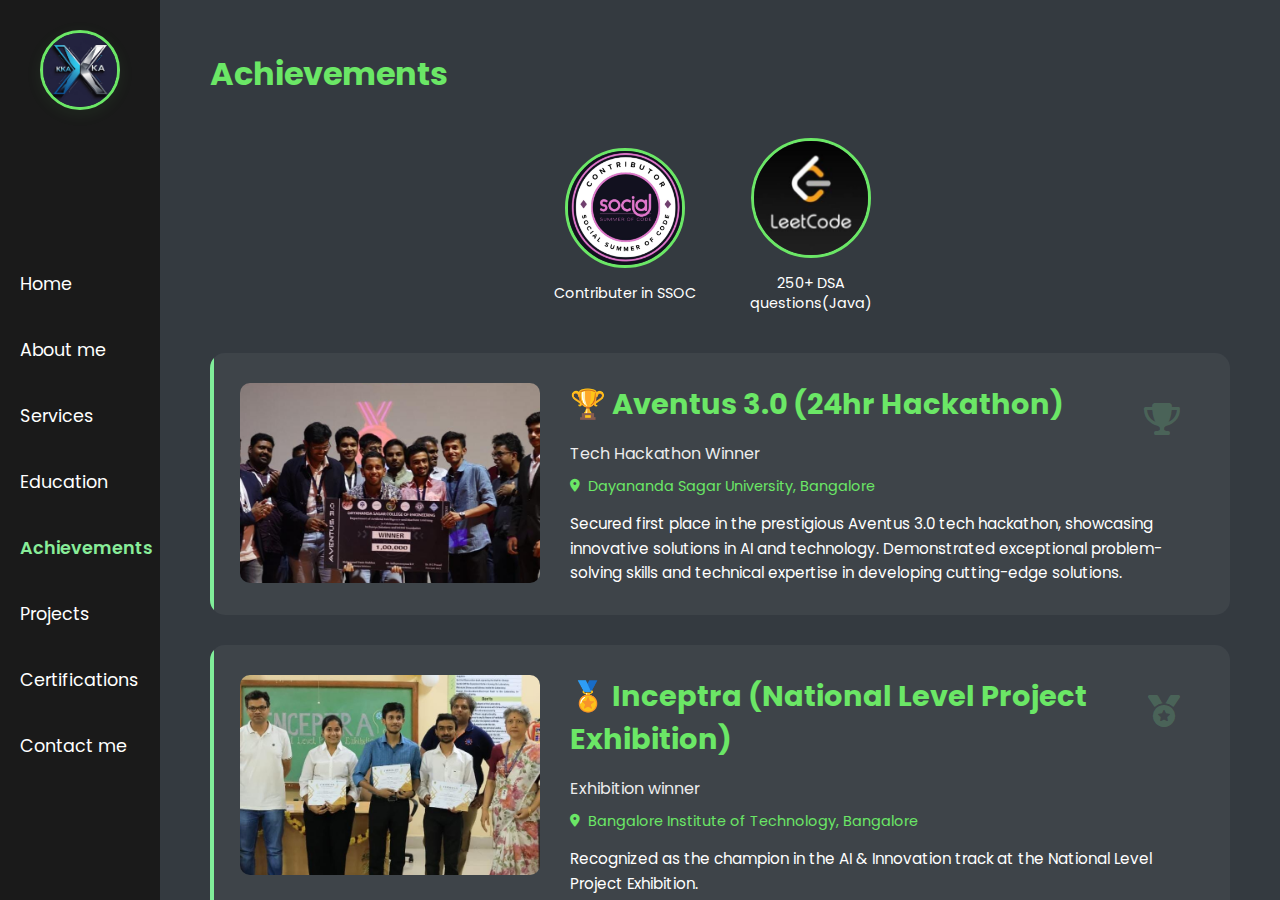
<file: achievements.html>
<!DOCTYPE html>
<html lang="en">
<head>
    <meta charset="UTF-8">
    <meta name="viewport" content="width=device-width, initial-scale=1.0">
    <link rel="stylesheet" href="https://cdnjs.cloudflare.com/ajax/libs/font-awesome/6.5.2/css/all.min.css">
    <link rel="stylesheet" href="style.css">
    <link rel="stylesheet" href="loader.css">
    <script defer src="main.js"></script>
    <script defer src="loader.js"></script>
    <title>Achievements | Keshav Kumar Agrawal</title>
    <link rel="preconnect" href="https://fonts.googleapis.com">
<link rel="preconnect" href="https://fonts.gstatic.com" crossorigin>
    <link href="https://fonts.googleapis.com/css2?family=Poppins:ital,wght@0,100;0,200;0,300;0,400;0,500;0,600;0,700;0,800;0,900;1,100;1,200;1,300;1,400;1,500;1,600;1,700;1,800;1,900&display=swap" rel="stylesheet">
</head>
<body>
    <div class="main-overlay"></div>
    <button class="hamburger-menu">
        <i class="fas fa-bars"></i>
        <i class="fas fa-times"></i>
    </button>
    
    <div id="loader-overlay" class="loader-overlay"></div>

    <main>
        <aside>
            <div class="sidebar-logo">
                <img src="images/mylogo.jpg" alt="Keshav Kumar Agrawal Logo">
            </div>
            <ul class="Links">
                <li><a href="index.html">Home</a></li>
                <li><a href="about.html">About me</a></li>
                <li><a href="services.html">Services</a></li>
                <li><a href="education.html">Education</a></li>
                <li><a href="achievements.html">Achievements</a></li>
                <li><a href="projects.html">Projects</a></li>
                <li><a href="certifications.html">Certifications</a></li>
                <li><a href="contact.html">Contact me</a></li>
            </ul>
        </aside>
        <div class="scrollable-container achievements-container">
            <h1 class="heading">Achievements</h1>
            
            <!-- Profile Pictures Section -->
            <div class="profile-pictures-section">
                <div class="profile-circle">
                    <img src="images/ssoc.jpg" alt="Profile 1">
                    <p class="profile-description">Contributer in SSOC</p>
                </div>
                <div class="profile-circle">
                    <img src="images/dsa.jpg" alt="Profile 2">
                    <p class="profile-description">250+ DSA questions(Java)</p>
                </div>
                <!-- <div class="profile-circle">
                    <img src="images/path_to_profile_image3.jpg" alt="Profile 3">
                    <p class="profile-description">Small achievement description 3</p>
                </div>
                <div class="profile-circle">
                    <img src="images/path_to_profile_image4.jpg" alt="Profile 4">
                    <p class="profile-description">Small achievement description 4</p>
                </div> -->
            </div>
            
            <div class="achievements-content">
            <div class="achievement-card">
                <img src="images/aven.jpg" alt="Aventus 3.0" class="achievement-image">
                <div class="achievement-content">
                    <i class="fas fa-trophy achievement-icon"></i>
                    <h3>🏆 Aventus 3.0 (24hr Hackathon)</h3>
                    <p class="achievement-subtitle">Tech Hackathon Winner</p>
                    <p class="achievement-location"><i class="fas fa-map-marker-alt"></i> Dayananda Sagar University, Bangalore</p>
                    <p class="achievement-description">
                        Secured first place in the prestigious Aventus 3.0 tech hackathon, showcasing innovative solutions in AI and technology. Demonstrated exceptional problem-solving skills and technical expertise in developing cutting-edge solutions.
                    </p>
                </div>
            </div>

            <div class="achievement-card">
                <img src="images/incep.jpg" alt="National Level Project Exhibition" class="achievement-image">
                <div class="achievement-content">
                    <i class="fas fa-medal achievement-icon"></i>
                    <h3>🏅 Inceptra (National Level Project Exhibition)</h3>
                    <p class="achievement-subtitle">Exhibition winner</p>
                    <p class="achievement-location"><i class="fas fa-map-marker-alt"></i> Bangalore Institute of Technology, Bangalore</p>
                    <p class="achievement-description">
                        Recognized as the champion in the AI & Innovation track at the National Level Project Exhibition.
                    </p>
                </div>
            </div>

            <div class="achievement-card">
                <img src="images/bookp.jpg" alt="IDEAVERSE" class="achievement-image">
                <div class="achievement-content">
                    <i class="fas fa-trophy achievement-icon"></i>
                    <h3>🏆 Book review competition</h3>
                    <p class="achievement-subtitle">Runner Up</p>
                    <p class="achievement-location"><i class="fas fa-map-marker-alt"></i> Bangalore Institute of Technology, Bangalore</p>
                    <p class="achievement-description">
                        Won 2nd prize in book review competition,on the ocassion of National Book Reading Day
                    </p>
                </div>
                
            </div>

            <div class="achievement-card">
                <img src="images/iot_win.jpg" alt="National Level Project Exhibition" class="achievement-image">
                <div class="achievement-content">
                    <i class="fas fa-medal achievement-icon"></i>
                    <h3>🏅 IOT Project Exhibition</h3>
                    <p class="achievement-subtitle">Innovation Track Champion</p>
                    <p class="achievement-location"><i class="fas fa-map-marker-alt"></i> Bangalore Institute of Technology, Bangalore</p>
                    <p class="achievement-description">
                        Recognized as the champion in the Innovation track at the IOT Project Exhibition.
                    </p>
                </div>
            </div>

            <div class="achievement-card">
                <img src="images/idea.jpg" alt="IDEAVERSE" class="achievement-image">
                <div class="achievement-content">
                    <i class="fas fa-trophy achievement-icon"></i>
                    <h3>🏆 IDEAVERSE (Ideathon)</h3>
                    <p class="achievement-subtitle">Among the top finalists</p>
                    <p class="achievement-location"><i class="fas fa-map-marker-alt"></i> Bangalore Institute of Technology, Bangalore</p>
                    <p class="achievement-description">
                        Among the top finalists in IDEAVERSE, a prestigious competition organized by the CSE department at Bangalore Institute of Technology. 
                    </p>
                </div>
                
            </div>
            <div class="achievement-card">
                <img src="images/cbc.jpg" alt="IDEAVERSE" class="achievement-image">
                <div class="achievement-content">
                    <i class="fas fa-trophy achievement-icon"></i>
                    <h3>🏆 CODE BREAKERS CHALLENGE (24hr Hackathon)</h3>
                    <p class="achievement-subtitle">Among the top finalists</p>
                    <p class="achievement-location"><i class="fas fa-map-marker-alt"></i> Global Academy of Technology, Bangalore</p>
                    <p class="achievement-description">
                        Were in the top finalists and secured 1st in our track(agriculture)
                    </p>
                </div>
                
            </div>
            </div>
        </div>
    </main>

</body>
</html>
</file>
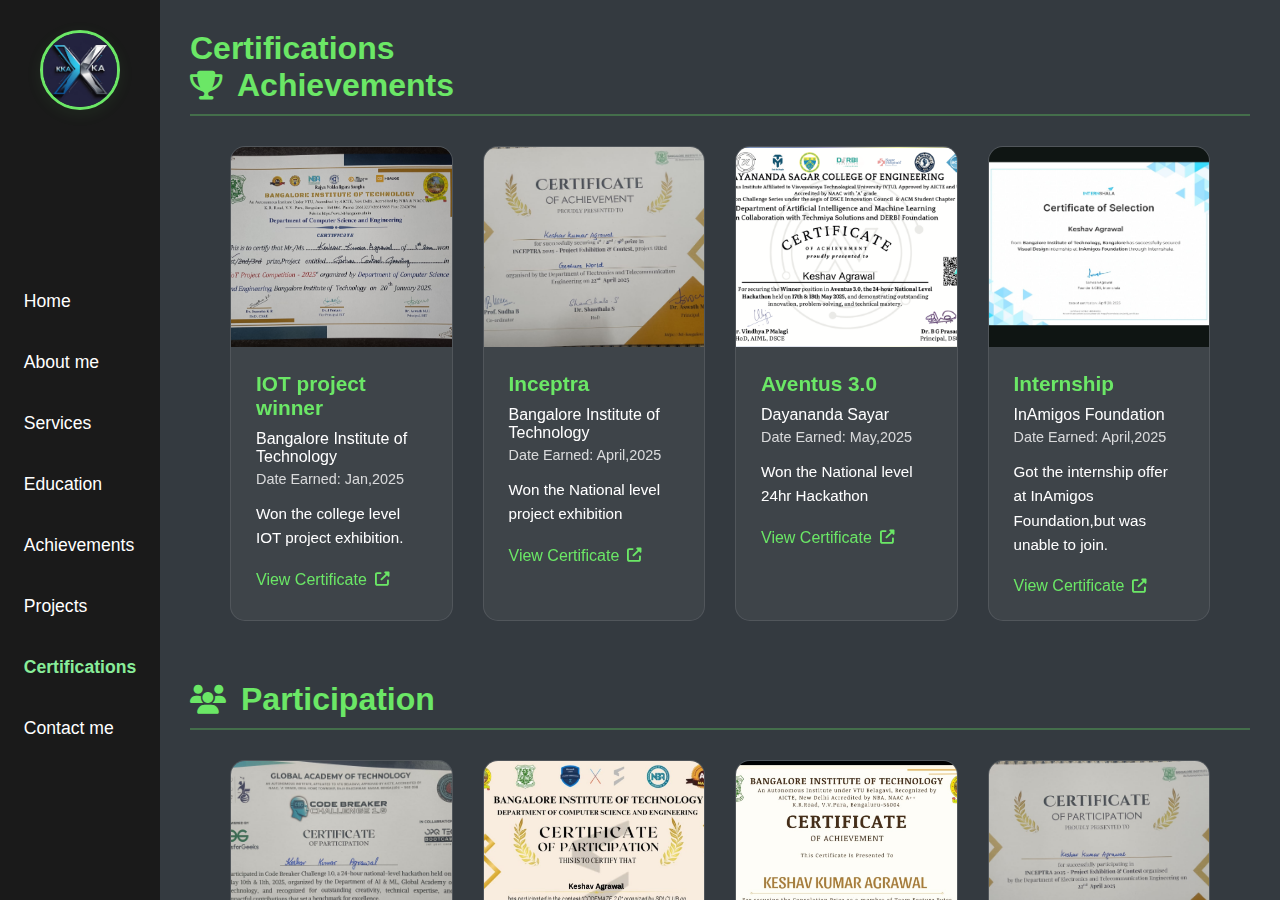
<file: certifications.html>
<!DOCTYPE html>
<html lang="en">
<head>
    <meta charset="UTF-8">
    <meta name="viewport" content="width=device-width, initial-scale=1.0">
    <link rel="stylesheet" href="https://cdnjs.cloudflare.com/ajax/libs/font-awesome/6.5.2/css/all.min.css">
    <link rel="stylesheet" href="style.css">
    <link rel="stylesheet" href="loader.css">
    <title>Certifications | Keshav Kumar Agrawal</title>
    <script defer src="main.js"></script>
    <script defer src="loader.js"></script>
</head>
<body>
    <div class="main-overlay"></div>
    <button class="hamburger-menu">
        <i class="fas fa-bars"></i>
        <i class="fas fa-times"></i>
    </button>
    
    <div id="loader-overlay" class="loader-overlay"></div>

    <main>
        <aside>
            <div class="sidebar-logo">
                <img src="images/mylogo.jpg" alt="Keshav Kumar Agrawal Logo">
            </div>
            <ul class="Links">
                <li><a href="index.html">Home</a></li>
                <li><a href="about.html">About me</a></li>
                <li><a href="services.html">Services</a></li>
                <li><a href="education.html">Education</a></li>
                <li><a href="achievements.html">Achievements</a></li>
                <li><a href="projects.html">Projects</a></li>
                <li><a href="certifications.html">Certifications</a></li>
                <li><a href="contact.html">Contact me</a></li>
            </ul>
        </aside>
        <div class="scrollable-container certifications-container">
            <h1 class="heading">Certifications</h1>
            
            <!-- Achievements Section -->
            <div class="certification-section">
                <h2 class="section-title"><i class="fas fa-trophy"></i> Achievements</h2>
                <div class="certifications-content">
                    <div class="certification-card">
                        <div class="certification-image">
                            <img src="images/iot.jpg" alt="Achievement Name">
                        </div>
                        <div class="certification-details">
                            <h3>IOT project winner</h3>
                            <p class="certification-issuer">Bangalore Institute of Technology</p>
                            <p class="certification-date">Date Earned: Jan,2025</p>
                            <p class="certification-description">
                                Won the college level IOT project exhibition.
                            </p>
                            <a href="images/iot.jpg" class="view-certificate" target="_blank">
                                View Certificate <i class="fas fa-external-link-alt"></i>
                            </a>
                        </div>
                    </div>
                    <div class="certification-card">
                        <div class="certification-image">
                            <img src="images/incpw.jpg" alt="Achievement Name">
                        </div>
                        <div class="certification-details">
                            <h3>Inceptra</h3>
                            <p class="certification-issuer">Bangalore Institute of Technology</p>
                            <p class="certification-date">Date Earned: April,2025</p>
                            <p class="certification-description">
                                Won the National level project exhibition
                            </p>
                            <a href="images/incpw.jpg" class="view-certificate" target="_blank">
                                View Certificate <i class="fas fa-external-link-alt"></i>
                            </a>
                        </div>
                    </div>
                    <div class="certification-card">
                        <div class="certification-image">
                            <img src="images/aventusc.jpg" alt="Achievement Name">
                        </div>
                        <div class="certification-details">
                            <h3>Aventus 3.0</h3>
                            <p class="certification-issuer">Dayananda Sayar</p>
                            <p class="certification-date">Date Earned: May,2025</p>
                            <p class="certification-description">
                                Won the National level 24hr Hackathon
                            </p>
                            <a href="images/aventusc.jpg" class="view-certificate" target="_blank">
                                View Certificate <i class="fas fa-external-link-alt"></i>
                            </a>
                        </div>
                    </div>
                    <!-- <div class="certification-card">
                        <div class="certification-image">
                            <img src="images/bookc.jpg" alt="Achievement Name">
                        </div>
                        <div class="certification-details">
                            <h3>Book Review competition</h3>
                            <p class="certification-issuer">Bangalore Institute of Technology</p>
                            <p class="certification-date">Date Earned: June,2025</p>
                            <p class="certification-description">
                                Won 2nd on reviewing the book "48 laws of power"
                            </p>
                            <a href="images/bookc.jpg" class="view-certificate" target="_blank">
                                View Certificate <i class="fas fa-external-link-alt"></i>
                            </a>
                        </div>
                    </div> -->
                    <div class="certification-card">
                        <div class="certification-image">
                            <img src="images/intern.jpg" alt="Achievement Name">
                        </div>
                        <div class="certification-details">
                            <h3>Internship</h3>
                            <p class="certification-issuer">InAmigos Foundation</p>
                            <p class="certification-date">Date Earned: April,2025</p>
                            <p class="certification-description">
                                Got the internship offer at InAmigos Foundation,but was unable to join.
                            </p>
                            <a href="images/intern.jpg" class="view-certificate" target="_blank">
                                View Certificate <i class="fas fa-external-link-alt"></i>
                            </a>
                        </div>
                    </div>
                </div>
            </div>

            <!-- Participation Section -->
            <div class="certification-section">
                <h2 class="section-title"><i class="fas fa-users"></i> Participation</h2>
                <div class="certifications-content">
                    <div class="certification-card">
                        <div class="certification-image">
                            <img src="images/cbcc.jpg" alt="Participation Name">
                        </div>
                        <div class="certification-details">
                            <h3>Code Breakers Challenger (24hr Hackathon)</h3>
                            <p class="certification-issuer">Global Academy of Technology</p>
                            <p class="certification-date">Date: May,2025</p>
                            <p class="certification-description">
                                Participated in 24hr Hackathonand were 1st in our own track
                            </p>
                            <a href="images/cbcc.jpg" class="view-certificate" target="_blank">
                                View Certificate <i class="fas fa-external-link-alt"></i>
                            </a>
                        </div>
                    </div>
                    <div class="certification-card">
                        <div class="certification-image">
                            <img src="images/codemaze.jpg" alt="Participation Name">
                        </div>
                        <div class="certification-details">
                            <h3>Code Maze 2.0</h3>
                            <p class="certification-issuer">Bangalore Institute of Technology</p>
                            <p class="certification-date">Date: Nov,2024</p>
                            <p class="certification-description">
                                A 3 round coding competition
                            </p>
                            <a href="images/codemaze.jpg" class="view-certificate" target="_blank">
                                View Certificate <i class="fas fa-external-link-alt"></i>
                            </a>
                        </div>
                    </div>
                    <div class="certification-card">
                        <div class="certification-image">
                            <img src="images/ideac.jpg" alt="Participation Name">
                        </div>
                        <div class="certification-details">
                            <h3>Ideaverse</h3>
                            <p class="certification-issuer">Bangalore Institute of Technology</p>
                            <p class="certification-date">Date: April,2025</p>
                            <p class="certification-description">
                                Participated and was in the top finalist of Idea pitching competition
                            </p>
                            <a href="images/ideac.jpg" class="view-certificate" target="_blank">
                                View Certificate <i class="fas fa-external-link-alt"></i>
                            </a>
                        </div>
                    </div>
                    <div class="certification-card">
                        <div class="certification-image">
                            <img src="images/incpp.jpg" alt="Participation Name">
                        </div>
                        <div class="certification-details">
                            <h3>Inceptra</h3>
                            <p class="certification-issuer">Bangalore Institute of Technology</p>
                            <p class="certification-date">Date: April,2025</p>
                            <p class="certification-description">
                                National level project exhibition
                            </p>
                            <a href="images/incpp.jpg" class="view-certificate" target="_blank">
                                View Certificate <i class="fas fa-external-link-alt"></i>
                            </a>
                        </div>
                    </div>
                    <div class="certification-card">
                        <div class="certification-image">
                            <img src="images/maths.jpg" alt="Participation Name">
                        </div>
                        <div class="certification-details">
                            <h3>Maths Project exhibitoin</h3>
                            <p class="certification-issuer">Bangalore Institute of Technology</p>
                            <p class="certification-date">Date: Dec,2024</p>
                            <p class="certification-description">
                                Participated in maths project exhibition
                            </p>
                            <a href="images/maths.jpg" class="view-certificate" target="_blank">
                                View Certificate <i class="fas fa-external-link-alt"></i>
                            </a>
                        </div>
                    </div>
                    <div class="certification-card">
                        <div class="certification-image">
                            <img src="images/naukri.jpg" alt="Participation Name">
                        </div>
                        <div class="certification-details">
                            <h3>AINCAT 2025</h3>
                            <p class="certification-issuer">Naukri Campus</p>
                            <p class="certification-date">Date: May,2025</p>
                            <p class="certification-description">
                                Apptitude test (AINCAT)
                            </p>
                            <a href="images/naukri.jpg" class="view-certificate" target="_blank">
                                View Certificate <i class="fas fa-external-link-alt"></i>
                            </a>
                        </div>
                    </div>
                    <div class="certification-card">
                        <div class="certification-image">
                            <img src="images/rot.jpg" alt="Participation Name">
                        </div>
                        <div class="certification-details">
                            <h3>Event Volunteer</h3>
                            <p class="certification-issuer">Bangalore Institute of Technology</p>
                            <p class="certification-date">Date: Dec,2024</p>
                            <p class="certification-description">
                                Volunteed a national level competitionfor primar school students held at BIT,bangalore
                            </p>
                            <a href="images/rot.jpg" class="view-certificate" target="_blank">
                                View Certificate <i class="fas fa-external-link-alt"></i>
                            </a>
                        </div>
                    </div>
                    <div class="certification-card">
                        <div class="certification-image">
                            <img src="images/vlsi.jpg" alt="Participation Name">
                        </div>
                        <div class="certification-details">
                            <h3>VLSI session</h3>
                            <p class="certification-issuer">IEEE BIT SB</p>
                            <p class="certification-date">Date: Nov,2024</p>
                            <p class="certification-description">
                                Attended a VLSI session, held by IEEE student branch at BIT
                            </p>
                            <a href="images/vlsi.jpg" class="view-certificate" target="_blank">
                                View Certificate <i class="fas fa-external-link-alt"></i>
                            </a>
                        </div>
                    </div>
                    <div class="certification-card">
                        <div class="certification-image">
                            <img src="images/avenp.jpg" alt="Participation Name">
                        </div>
                        <div class="certification-details">
                            <h3>Aventus 3.0</h3>
                            <p class="certification-issuer">Dayananda Sagar University</p>
                            <p class="certification-date">Date: May,2025</p>
                            <p class="certification-description">
                                Participated and won Aventus 3.0, a 24hr Hackathon
                            </p>
                            <a href="images/avenp.jpg" class="view-certificate" target="_blank">
                                View Certificate <i class="fas fa-external-link-alt"></i>
                            </a>
                        </div>
                    </div>
                    <!-- <div class="certification-card">
                        <div class="certification-image">
                            <img src="images/vlsi.jpg" alt="Participation Name">
                        </div>
                        <div class="certification-details">
                            <h3>RV</h3>
                            <p class="certification-issuer">IEEE BIT SB</p>
                            <p class="certification-date">Date: Nov,2024</p>
                            <p class="certification-description">
                                Attended a VLSI session, held by IEEE student branch at BIT
                            </p>
                            <a href="images/vlsi.jpg" class="view-certificate" target="_blank">
                                View Certificate <i class="fas fa-external-link-alt"></i>
                            </a>
                        </div>
                    </div> -->
                    <div class="certification-card">
                        <div class="certification-image">
                            <img src="images/road.jpg" alt="Participation Name">
                        </div>
                        <div class="certification-details">
                            <h3>Road Safety Hackathon</h3>
                            <p class="certification-issuer">HOAI and NHAI</p>
                            <p class="certification-date">Date: Feb,2025</p>
                            <p class="certification-description">
                                Participated in National Road Safe Hackathon
                            </p>
                            <a href="images/road.jpg" class="view-certificate" target="_blank">
                                View Certificate <i class="fas fa-external-link-alt"></i>
                            </a>
                        </div>
                    </div>
                </div>
            </div>

            <!-- Courses Section -->
            <div class="certification-section">
                <h2 class="section-title"><i class="fas fa-graduation-cap"></i> Courses</h2>
                <div class="certifications-content">
                    <div class="certification-card">
                        <div class="certification-image">
                            <img src="images/api.jpg" alt="Course Name">
                        </div>
                        <div class="certification-details">
                            <h3>Web scraping</h3>
                            <p class="certification-issuer">SkillEcted</p>
                            <p class="certification-date">Completed: Dec,2024</p>
                            <p class="certification-description">
                                Creating own APIs and web scraping
                            </p>
                            <a href="images/api.jpg" class="view-certificate" target="_blank">
                                View Certificate <i class="fas fa-external-link-alt"></i>
                            </a>
                        </div>
                    </div>
                    <div class="certification-card">
                        <div class="certification-image">
                            <img src="images/c.jpg" alt="Course Name">
                        </div>
                        <div class="certification-details">
                            <h3>C programming Language</h3>
                            <p class="certification-issuer">Infosys Springboard</p>
                            <p class="certification-date">Completed: Dec,2024</p>
                            <p class="certification-description">
                                Certification in C programming Language
                            </p>
                            <a href="images/c.jpg" class="view-certificate" target="_blank">
                                View Certificate <i class="fas fa-external-link-alt"></i>
                            </a>
                        </div>
                    </div>
                    <div class="certification-card">
                        <div class="certification-image">
                            <img src="images/design_thinking.jpg" alt="Course Name">
                        </div>
                        <div class="certification-details">
                            <h3>Design thinking</h3>
                            <p class="certification-issuer">Infosys Springboard</p>
                            <p class="certification-date">Completed: Dec,2024</p>
                            <p class="certification-description">
                                Certification in Design thinking
                            </p>
                            <a href="images/design_thinking.jpg" class="view-certificate" target="_blank">
                                View Certificate <i class="fas fa-external-link-alt"></i>
                            </a>
                        </div>
                    </div>
                    <div class="certification-card">
                        <div class="certification-image">
                            <img src="images/dymestifying_strategy.jpg" alt="Course Name">
                        </div>
                        <div class="certification-details">
                            <h3>Dymestifying Strategy</h3>
                            <p class="certification-issuer">Infosys Springboard</p>
                            <p class="certification-date">Completed: Dec,2024</p>
                            <p class="certification-description">
                                Certification in Dymestifying Strategy
                            </p>
                            <a href="images/dymestifying_strategy.jpg" class="view-certificate" target="_blank">
                                View Certificate <i class="fas fa-external-link-alt"></i>
                            </a>
                        </div>
                    </div>
                    <div class="certification-card">
                        <div class="certification-image">
                            <img src="images/html.jpg" alt="Course Name">
                        </div>
                        <div class="certification-details">
                            <h3>HTML5</h3>
                            <p class="certification-issuer">Infosys Springboard</p>
                            <p class="certification-date">Completed: Dec,2024</p>
                            <p class="certification-description">
                                Certification in HTML5
                            </p>
                            <a href="images/html.jpg" class="view-certificate" target="_blank">
                                View Certificate <i class="fas fa-external-link-alt"></i>
                            </a>
                        </div>
                    </div>
                    <div class="certification-card">
                        <div class="certification-image">
                            <img src="images/html_css.jpg" alt="Course Name">
                        </div>
                        <div class="certification-details">
                            <h3>HTML-CSS</h3>
                            <p class="certification-issuer">SkillEcted</p>
                            <p class="certification-date">Completed: Dec,2024</p>
                            <p class="certification-description">
                                HTML-CSS certification
                            </p>
                            <a href="images/html_css.jpg" class="view-certificate" target="_blank">
                                View Certificate <i class="fas fa-external-link-alt"></i>
                            </a>
                        </div>
                    </div>
                    <div class="certification-card">
                        <div class="certification-image">
                            <img src="images/java.jpg" alt="Course Name">
                        </div>
                        <div class="certification-details">
                            <h3>Introduction to Java Programming</h3>
                            <p class="certification-issuer">Infosys Springboard</p>
                            <p class="certification-date">Completed: Dec,2024</p>
                            <p class="certification-description">
                                certification in java programming
                            </p>
                            <a href="images/java.jpg" class="view-certificate" target="_blank">
                                View Certificate <i class="fas fa-external-link-alt"></i>
                            </a>
                        </div>
                    </div>
                </div>
            </div>
        </div>
    </main>
</body>
</html>
</file>
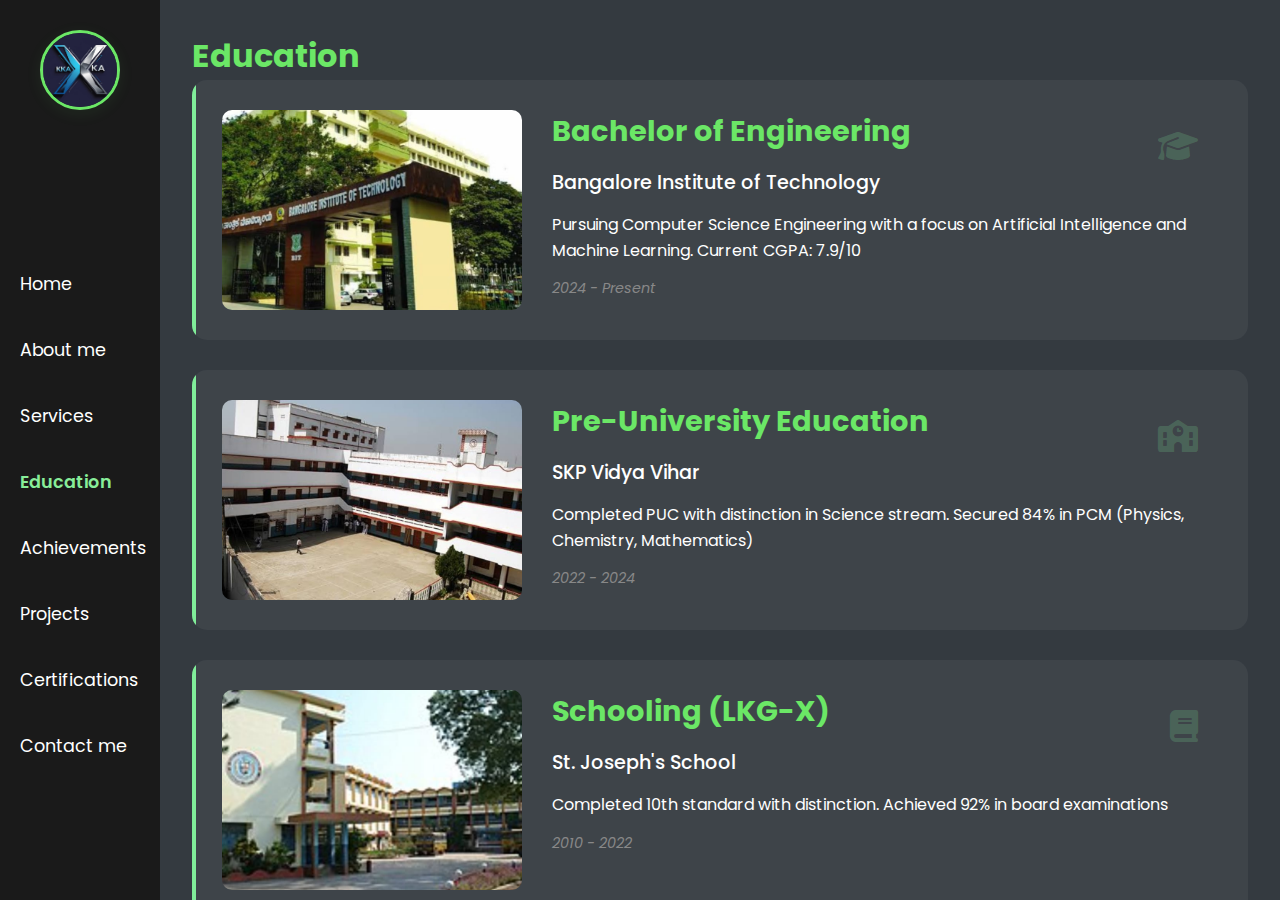
<file: education.html>
<!DOCTYPE html>
<html lang="en">
<head>
    <meta charset="UTF-8">
    <meta name="viewport" content="width=device-width, initial-scale=1.0">
    <link rel="stylesheet" href="https://cdnjs.cloudflare.com/ajax/libs/font-awesome/6.5.2/css/all.min.css">
    <link rel="stylesheet" href="style.css">
    <link rel="stylesheet" href="loader.css">
    <script defer src="main.js"></script>
    <script defer src="loader.js"></script>
    <title>Education | Keshav Kumar Agrawal</title>
    <link rel="preconnect" href="https://fonts.googleapis.com">
    <link rel="preconnect" href="https://fonts.gstatic.com" crossorigin>
    <link href="https://fonts.googleapis.com/css2?family=Poppins:ital,wght@0,100;0,200;0,300;0,400;0,500;0,600;0,700;0,800;0,900;1,100;1,200;1,300;1,400;1,500;1,600;1,700;1,800;1,900&display=swap" rel="stylesheet">
</head>
<body>
    <div class="main-overlay"></div>
    <button class="hamburger-menu">
        <i class="fas fa-bars"></i>
        <i class="fas fa-times"></i>
    </button>
    
    <div id="loader-overlay" class="loader-overlay"></div>

    <main>
        <aside>
            <div class="sidebar-logo">
                <img src="images/mylogo.jpg" alt="Keshav Kumar Agrawal Logo">
            </div>
            <ul class="Links">
                <li><a href="index.html">Home</a></li>
                <li><a href="about.html">About me</a></li>
                <li><a href="services.html">Services</a></li>
                <li><a href="education.html">Education</a></li>
                <li><a href="achievements.html">Achievements</a></li>
                <li><a href="projects.html">Projects</a></li>
                <li><a href="certifications.html">Certifications</a></li>
                <li><a href="contact.html">Contact me</a></li>
            </ul>
        </aside>
        <div class="education-container scrollable-container">
            <h1 class="heading">Education</h1>

            <div class="education-card">
                <img src="images/bit.jpg" alt="Bangalore Institute of Technology" class="education-image">
                <div class="education-content">
                    <i class="fas fa-graduation-cap education-icon"></i>
                    <h3>Bachelor of Engineering</h3>
                    <p class="education-subtitle">Bangalore Institute of Technology</p>
                    <p class="education-description">
                        Pursuing Computer Science Engineering with a focus on Artificial Intelligence and Machine Learning. 
                        Current CGPA: 7.9/10
                    </p>
                    <p class="education-year">2024 - Present</p>
                </div>
            </div>

            <div class="education-card">
                <img src="images/skp.jpg" alt="Sri Chaitanya Techno School" class="education-image">
                <div class="education-content">
                    <i class="fas fa-school education-icon"></i>
                    <h3>Pre-University Education</h3>
                    <p class="education-subtitle">SKP Vidya Vihar</p>
                    <p class="education-description">
                        Completed PUC with distinction in Science stream. 
                        Secured 84% in PCM (Physics, Chemistry, Mathematics)
                    </p>
                    <p class="education-year">2022 - 2024</p>
                </div>
            </div>

            <div class="education-card">
                <img src="images/sjs.jpg" alt="Sri Chaitanya Techno School" class="education-image">
                <div class="education-content">
                    <i class="fas fa-book education-icon"></i>
                    <h3>Schooling (LKG-X)</h3>
                    <p class="education-subtitle">St. Joseph's School</p>
                    <p class="education-description">
                        Completed 10th standard with distinction. 
                        Achieved 92% in board examinations
                    </p>
                    <p class="education-year">2010 - 2022</p>
                </div>
            </div>
        </div>
    </main>

</body>
</html>
</file>
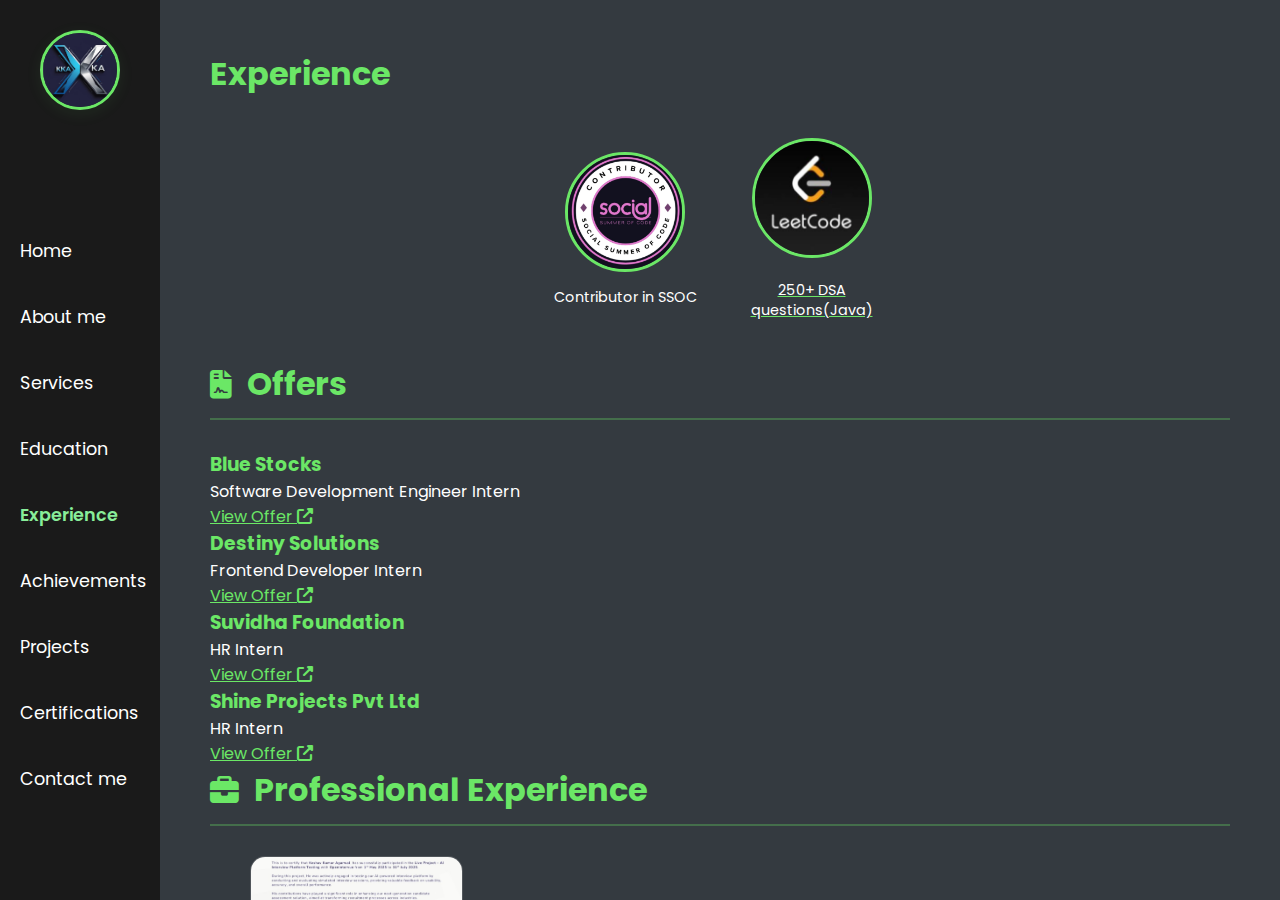
<file: experience.html>
<!DOCTYPE html>
<html lang="en">
<head>
    <meta charset="UTF-8">
    <meta name="viewport" content="width=device-width, initial-scale=1.0">
    <link rel="stylesheet" href="https://cdnjs.cloudflare.com/ajax/libs/font-awesome/6.5.2/css/all.min.css">
    <link rel="stylesheet" href="style.css">
    <link rel="stylesheet" href="loader.css">
    <script defer src="main.js"></script>
    <script defer src="loader.js"></script>
    <title>Experience | Keshav Kumar Agrawal</title>
    <style>
        .profile-circle:hover {
            
            transform: rotatey(360deg);
            
            transition: all 2s ease-in-out;
        }
        .sidebar-logo:hover {
            transform: rotatey(360deg);
            transition: all 2s ease-in-out;
        }
    </style>
    <link rel="preconnect" href="https://fonts.googleapis.com">
<link rel="preconnect" href="https://fonts.gstatic.com" crossorigin>
    <link href="https://fonts.googleapis.com/css2?family=Poppins:ital,wght@0,100;0,200;0,300;0,400;0,500;0,600;0,700;0,800;0,900;1,100;1,200;1,300;1,400;1,500;1,600;1,700;1,800;1,900&display=swap" rel="stylesheet">
</head>
<body>
    <div class="main-overlay"></div>
    <button class="hamburger-menu">
        <i class="fas fa-bars"></i>
        <i class="fas fa-times"></i>
    </button>
    
    <div id="loader-overlay" class="loader-overlay"></div>

    <main>
        <aside>
            <div class="sidebar-logo">
                <img src="images/mylogo.jpg" alt="Keshav Kumar Agrawal Logo">
            </div>
            <ul class="Links">
                <li><a href="index.html">Home</a></li>
                <li><a href="about.html">About me</a></li>
                <li><a href="services.html">Services</a></li>
                <li><a href="education.html">Education</a></li>
                <li><a href="experience.html">Experience</a></li>
                <li><a href="achievements.html">Achievements</a></li>
                <li><a href="projects.html">Projects</a></li>
                <li><a href="certifications.html">Certifications</a></li>
                <li><a href="contact.html">Contact me</a></li>
            </ul>
            
        </aside>
        <div class="scrollable-container experience-container">
            <h1 class="heading">Experience</h1>
            
            <!-- Profile Pictures Section -->
             
            <div class="profile-pictures-section">
                
                <div class="profile-circle">
                    <img src="images/ssoc.jpg" alt="SSOC Contributor">
                    <p class="profile-description">Contributor in SSOC</p>
                </div>
                <div class="profile-circle">
                    <a href="https://leetcode.com/u/Keshav2112/" target="_blank" rel="noopener noreferrer" class="profile-link">
                        <img src="images/dsa.jpg" alt="DSA">
                        <p class="profile-description">250+ DSA questions(Java)</p>
                    </a>
                </div>
            </div>
            
            <!-- Offers Section -->
            <div class="offers-section">
                <h2 class="section-title"><i class="fas fa-file-contract"></i> Offers</h2>
                <div class="offers-container">
                    <!-- Offer Card 1 -->
                    
                    
                    <!-- Offer Card 2 -->
                    <div class="offer-card">
                        <h3>Blue Stocks</h3>
                        <p class="offer-description">Software Development Engineer Intern</p>
                        <a href="images/blue_stocks.jpg" class="view-offer" target="_blank">
                            View Offer <i class="fas fa-external-link-alt"></i>
                        </a>
                    </div>
                    
                    <!-- Offer Card 3 -->
                    <div class="offer-card">
                        <h3>Destiny Solutions</h3>
                        <p class="offer-description">Frontend Developer Intern</p>
                        <a href="images/destiny.jpg" class="view-offer" target="_blank">
                            View Offer <i class="fas fa-external-link-alt"></i>
                        </a>
                    </div>
                    
                    <!-- Offer Card 4 -->
                    <div class="offer-card">
                        <h3>Suvidha Foundation</h3>
                        <p class="offer-description">HR Intern</p>
                        <a href="images/hr_suvidha.jpg" class="view-offer" target="_blank">
                            View Offer <i class="fas fa-external-link-alt"></i>
                        </a>
                    </div>

                    <div class="offer-card">
                        <h3>Shine Projects Pvt Ltd</h3>
                        <p class="offer-description">HR Intern</p>
                        <a href="images/shine_projects.jpg" class="view-offer" target="_blank">
                            View Offer <i class="fas fa-external-link-alt"></i>
                        </a>
                    </div>

                    <!-- <div class="offer-card">
                        <h3>AXIS BANK</h3>
                        <p class="offer-description">Software Engineering Internship</p>
                        <a href="images/axis.jpg" class="view-offer" target="_blank">
                            View Offer <i class="fas fa-external-link-alt"></i>
                        </a>
                    </div> -->

                </div>
            </div>
            
            <!-- Professional Experience Section -->
            <div class="certification-section">
                <h2 class="section-title"><i class="fas fa-briefcase"></i> Professional Experience</h2>
                <div class="certifications-content">
                    <div class="certification-card">
                        <div class="certification-image">
                            <img src="images/open_tester.jpg" alt="TechCorp Solutions">
                        </div>
                        <div class="certification-details">
                            <h3>Sofware Testing Engineer Intern</h3>
                            <p class="certification-issuer">Openintervue</p>
                            <p class="certification-date"><i class="fas fa-map-marker-alt"></i>WFH, Bangalore, India</p>
                            <p class="certification-description">
                                Engaged in comprehensive software testing processes, including manual and automated testing. Developed test cases, reported bugs, and collaborated with development teams to ensure high-quality software delivery.
                            </p>
                            <a href="images/open_tester.jpg" class="view-certificate" target="_blank">
                                Completion Certificate <i class="fas fa-external-link-alt"></i>
                            </a>
                        </div>
                    </div>

                    <!-- <div class="certification-card">
                        <div class="certification-image">
                            <img src="images/company2.jpg" alt="InnovateTech">
                        </div>
                        <div class="certification-details">
                            <h3>Software Developer</h3>
                            <p class="certification-issuer">InnovateTech</p>
                            <p class="certification-date"><i class="fas fa-map-marker-alt"></i> Remote</p>
                            <p class="certification-description">
                                Developed full-stack web applications using React, Node.js, and MongoDB. Implemented RESTful APIs and database optimization techniques. Contributed to agile development processes and code reviews.
                            </p>
                            <a href="images/offer2.jpg" class="view-certificate" target="_blank">
                                View Offer Letter <i class="fas fa-external-link-alt"></i>
                            </a>
                        </div>
                    </div> -->

                    <!-- <div class="certification-card">
                        <div class="certification-image">
                            <img src="images/company3.jpg" alt="DataFlow Analytics">
                        </div>
                        <div class="certification-details">
                            <h3>Data Science Intern</h3>
                            <p class="certification-issuer">DataFlow Analytics</p>
                            <p class="certification-date"><i class="fas fa-map-marker-alt"></i> Mumbai, India</p>
                            <p class="certification-description">
                                Analyzed large datasets to extract meaningful insights for business decision-making. Built data visualization dashboards and statistical models. Worked with SQL, Python, and Tableau.
                            </p>
                            <a href="images/offer3.jpg" class="view-certificate" target="_blank">
                                View Offer Letter <i class="fas fa-external-link-alt"></i>
                            </a>
                        </div>
                    </div> -->

                    <!-- <div class="certification-card">
                        <div class="certification-image">
                            <img src="images/company4.jpg" alt="WebCraft Studios">
                        </div>
                        <div class="certification-details">
                            <h3>Frontend Developer</h3>
                            <p class="certification-issuer">WebCraft Studios</p>
                            <p class="certification-date"><i class="fas fa-map-marker-alt"></i> Delhi, India</p>
                            <p class="certification-description">
                                Created responsive and interactive user interfaces using modern web technologies. Optimized website performance and user experience. Collaborated with designers and backend developers.
                            </p>
                            <a href="images/offer4.jpg" class="view-certificate" target="_blank">
                                View Offer Letter <i class="fas fa-external-link-alt"></i>
                            </a>
                        </div>
                    </div> -->
                </div>
            </div>
        </div>
    </main>



</body>
</html>
</file>
<file: style.css>
* {
    padding: 0;
    margin: 0;
    box-sizing: border-box;
}
body {
    height: 100vh;
    background-color: #343a40;
    font-family: Poppins;
    animation: none !important;
    transition: none !important;
    color: #ffffff;
    margin: 0;
    padding: 0;
    font-family: 'Poppins', sans-serif;
    background-color: #343a40;
    animation: none !important;
    transition: none !important;
    overflow-x: hidden;
}
main {
    overflow: auto;
    display: flex;
    height: 100%;
    width: 100%;
    background-color: #343a40;
    padding-left: 160px;
    min-height: 100vh;
    position: relative;
    transition: padding-left 0.4s cubic-bezier(0.23, 1, 0.32, 1);
}
aside {
    width: 160px;
    height: 100vh;
    background: #1a1a1a;
    position: fixed;
    left: 0;
    top: 0;
    z-index: 1000;
    text-decoration: none;
    display: flex;
    flex-direction: column;
    font-size: 1.1rem;
    backdrop-filter: blur(20px);
    overflow-y: auto;
    transform: translateX(0);
    transition: transform 0.4s cubic-bezier(0.23, 1, 0.32, 1);
}
.Links {
    text-decoration: none;
    display: flex;
    flex-direction: column;
    margin: auto;
}
aside li {
    text-decoration: none;
    list-style-type: none; 
    display: flex;
    padding: 20px;
    gap: 10px;
    color:white;
    align-items: center;
    cursor: pointer;
    position: relative;
    transition-duration: 0.2s;
    animation: none !important;
    animation-fill-mode: both;
}
aside li:hover {
    text-decoration: none;
    color: #88ed99;
    transform: translateX(10px);
}
aside li::after {
    text-decoration: none;
    position: absolute;
    width: 100%;
    left: 8px;
    height: 1px;
    background: linear-gradient(to right, transparent, rgb(107, 231, 102), transparent);
    content:"";
    bottom: 0px;
    transition: none !important;
}
aside li i {
    text-decoration: none;
    font-size: 1.3rem;
}
.activeLink{
    
    color: #3ff43f;
}

.activelink a {
    color: #eef3ed;
    text-decoration: none;
}

.activelink a:hover {
    transform: translateY(-5px);
    color: rgb(107, 231, 102); /* Fixed spaces in the RGB value */
}
.mySwiper {
    flex: 1;
    height: 100%;
}
.home-slide {
    color:white;
    display: flex;
    background-color: #343a40;
}
.HomeContent {
    margin: auto 0px;
    flex: 1;
    height: auto;
    padding: 100px;
    user-select: none;
}
.SideImg {
    width: 30%;
    margin: auto 10px;
    margin-right: 100px;
    position: relative;
}
.SideImg img {
    width: 100%;
    border-radius: 10px;
}
.SideImg .top-right-corner,
    -bottom-left-corner {
    position: absolute;
}
.SideImg .bottom-left-corner,
    -bottom-left-corner {
    position: absolute;
}
.bottom-left-corner {
    left: -50px;
    bottom: -50px;
    rotate: -90deg;
}
.top-right-corner {
    right: -50px;
    top: -50px;
    rotate: 90deg;
}
.hr1 {
    width: 150px;
    height: 10px;
    border: none;
    background: #80ed99;
    border-top-right-radius: 3px;
    border-bottom-right-radius: 3px;
}
.hr2 {
    width: 10px;
    height: 120px;
    border-bottom-left-radius: 3px;
    background: #80ed99;
    border: none;
    border-bottom-right-radius: 3px;
}
.HomeContent h1 {
    font-size: 3em;
    font-weight: 700;
    margin-bottom: 10px;
    color: #ffffff;
}
.HomeContent h2 {
    font-size: 2.3em;
    margin-bottom: 10px;
    font-weight: 600;
    color: #ffffff;
}
.HomeContent hl.stylized-name {
    font-weight: 700;
    color: rgb(107, 231, 102);
}
    .professions {
    color: rgb(107, 231, 102);
}
.HomeContent .heroline {
    font-size: 1.5rem;
    font-weight: 300;
    padding-right:50px;
    color: #ffffff;
}
.buttonGroup {
    display: flex;
    padding: 10px 0px;
    margin-top: 10px;
}
.buttonGroup button.primary{
    padding: 10px 20px;
    border: none;
    outline: none;
    font-size: 1.2rem;
    font-weight: 500;
    margin: 5px;
    cursor: pointer;
    background-color: rgb(107, 231, 102);
    color: #ffffff;
    border-radius: 5px;
    position: relative;
    overflow: hidden;
    transition: none !important;
}
.buttonGroup button.primary:hover {
    transform: translateY(-3px);
    box-shadow: 0 5px 15px rgba(107, 231, 102, 0.3);
}
.buttonGroup button.primary::after {
    content: '';
    position: absolute;
    top: 50%;
    left: 50%;
    width: 0;
    height: 0;
    background: rgba(255, 255, 255, 0.2);
    border-radius: 50%;
    transform: translate(-50%, -50%);
    transition: width 0.6s ease, height 0.6s ease;
}
.buttonGroup button.primary:hover::after {
    width: 300px;
    height: 300px;
}
.slide-help {
    position: absolute;
    bottom: 10px;
    width: 100%;
    text-align: center;
    font-weight: 400;
    z-index: 100;
    left: 0%;
    width: 100%;
    box-sizing: border-box;
    font-size: 1.2rem;
}
.mySwiper {
    flex: 1;
    width: 80vw;
    height: 100vh;
    overflow: hidden;
    background-color: #343a40;
}
.swiper-slide {
    width: 100%;
    background-color: #343a40;
    height: 100%;
}
.about-us {
    width: 100%;
    height: 100%;
    padding: 50px;
    color: white;
    overflow-y: auto;
}
.about-us .heading {
    text-align: center;
    margin-bottom: 40px;
    position: relative;
    animation: none !important;
    transition: none !important;
}
.about-us .heading::after {
    content: '';
    position: absolute;
    bottom: -10px;
    left: 50%;
    transform: translateX(-50%);
    width: 100px;
    height: 3px;
    background: rgb(107, 231, 102);
    border-radius: 2px;
}
.about-me-divison {
    display: flex;
    gap: 50px;
    margin-bottom: 50px;
    background: rgba(255, 255, 255, 0.05);
    padding: 30px;
    border-radius: 15px;
    backdrop-filter: blur(10px);
    border: 1px solid rgba(255, 255, 255, 0.1);
    animation: none !important;
    transition: none !important;
}
.about-me-table {
    width: 60%;
    display: grid;
    grid-template-columns: repeat(2, 1fr);
    gap: 20px;
}
.about-me-table li {
    padding: 15px;
    position: relative;
    background: rgba(255, 255, 255, 0.05);
    border-radius: 10px;
    transition: none !important;
    animation-fill-mode: both;
}
.about-me-table li:hover {
    transform: translateY(-5px) scale(1.02);
    background: rgba(255, 255, 255, 0.1);
    box-shadow: 0 5px 15px rgba(0, 0, 0, 0.2);
}
.about-me-table li::after {
    position: absolute;
    width: 100%;
    left: 0;
    height: 1px;
    background: linear-gradient(to right, transparent, rgba(107, 231, 102, 0.3), transparent);
    content: "";
    bottom: 0;
}
.about-me-table span {
    color: rgb(107, 231, 102);
    font-weight: 600;
    margin-right: 10px;
}
.about-me-table .buttonGroup {
    grid-column: 1/span 2;
    justify-content: center;
    padding: 20px;
    gap: 20px;
}
.about-me-table .buttonGroup button {
    padding: 12px 30px;
    font-size: 1.1rem;
    transition: none !important;
    border: 2px solid rgb(107, 231, 102);
}
.about-me-table .buttonGroup button:hover {
    background: transparent;
    color: rgb(107, 231, 102);
}
.skill-bar {
    width: 40%;
    padding: 20px;
}
.skill-bar li {
    width: 100%;
    padding: 15px;
    background: rgba(255, 255, 255, 0.05);
    border-radius: 10px;
    margin-bottom: 20px;
    transition: none !important;
    animation-fill-mode: both;
}
.skill-bar li:hover {
    transform: translateX(10px) scale(1.02);
    background: rgba(255, 255, 255, 0.1);
    box-shadow: 0 5px 15px rgba(0, 0, 0, 0.2);
}
.skill-bar p {
    color: rgb(107, 231, 102);
    font-weight: 600;
    margin-bottom: 10px;
    display: flex;
    justify-content: space-between;
}
.skill-bar .bar {
    width: 100%;
    height: 8px;
    background: rgba(255, 255, 255, 0.1);
    border-radius: 4px;
    overflow: hidden;
}
.active-bar {
    background: rgb(107, 231, 102);
    height: 100%;
    border-radius: 4px;
    transition: none !important;
    animation: none !important;
}
.about-us h3 {
    color: rgb(107, 231, 102);
    font-size: 1.8rem;
    margin: 30px 0 20px;
    position: relative;
    padding-left: 20px;
}
.about-us h3::before {
    content: '';
    position: absolute;
    left: 0;
    top: 50%;
    transform: translateY(-50%);
    width: 4px;
    height: 25px;
    background: rgb(107, 231, 102);
    border-radius: 2px;
}
.aboutme-deatils {
    padding: 30px;
    background: rgba(255, 255, 255, 0.05);
    border-radius: 15px;
    line-height: 1.8;
    font-size: 1.1rem;
    backdrop-filter: blur(10px);
    border: 1px solid rgba(255, 255, 255, 0.1);
    transition: none !important;
    animation-fill-mode: both;
}
.aboutme-deatils:hover {
    transform: translateY(-5px) scale(1.01);
    background: rgba(255, 255, 255, 0.1);
    box-shadow: 0 5px 15px rgba(0, 0, 0, 0.2);
}
.services {
    color: white;
    display: grid;
    grid-template-columns: repeat(3,calc(34% - 10px));
    grid-template-rows: 100px calc(50% - 50px) calc(50%-50px);
    padding: 100px;
    box-sizing: border-box;
}
.services .heading {
    grid-column: 1/span 3;
}

.services .service {
    display: flex;
    text-align: center;
    justify-content: center;
    padding: 15px;
    background-color: ☐ rgba(0, 0, 0, 0.437);
    border-radius: 5px;
    margin: 20px;
    backdrop-filter: blur(10px);
    flex-direction: column;
    transition-duration: 0.25s;
}
.services.service i {
    font-size: 3rem;
    color: #80ed99;
}
.services.service.service-icon {
    padding: 0px 50px;
    border-radius: 5px;
    margin: 20px auto;
}
.service h2{
    color: #80ed99;
}
.service:hover {
    background-color:#80ed99;
    color:#176d2d;
}
.service:hover h2,.service:hover i{
    color: #176d2d;
}
.gallery {
    display: grid;
    grid-template-columns: repeat(3, 33%);
    padding: 100px;
    grid-template-rows: 100px calc(50% 50px) calc(50% 50px);
}
.gallery hl,
.gallery h2 {
    grid-column: 1/span 3;
}
.gallery h2 {
    color: white;
    font-weight: 600;
    font-size: 1.5rem;
    padding: 20px 10px;
}
.gallery.project {
    margin: 25px 20px;
    margin-top: 0px;
    background:#212529;
    padding: 5px;
    border-radius: 20px;
}
.gallery.project img {
    width: 100%;
    height: 100%;
    border-radius: 10px;
    object-fit: cover;
    border:none;
}
.contactMe {
    display: grid;
    grid-template-columns: 20% 80%;
    grid-template-rows: 80px calc(25% - 20px) calc(25% 20px) calc(25% 20px) calc(25% -
    20px);
    position: relative;
    padding: 100px;
}
.contactMe h1 {
    grid-column: 1/span 3;
    font-size:2.5rem;
    padding:30px;
}
.contactMe form {
    grid-area: 2/2/ span 5/span 2;
}


.contactinfo {
    display: flex;
    flex-direction: column;
    padding: 10px;
    color: white;
    justify-content: center;
    text-align: center;
    align-items: center;
}
.contactinfo i {
    padding: 10px;
    font-size: 2.5rem;
    color: #80ed99;
    margin: 20px auto;
}
    .contactinfo h3 {
    color: #80ed99;
}
.contactMe form {
    display: grid;
    grid-template-columns: 50% 50%;
    width: 100%;
    padding: 20px;
    height: fit-content;
    color: white;
}
.contactMe form h2 {
    grid-column: 1/span 2;
    padding: 20px;
    display: flex;
}
.contactMe form input {
    padding: 15px;
    border-radius: 10px;
    margin: 20px;
    font-size: 1.1rem;
    border: none;
    color: white;
    background-color: #212529;
}
.contactMe form input:focus {
    border: 1px solid #85f69f;
    outline: none;
}
.contactMe form textarea {
    width: calc(100% - 40px);
    grid-column: 1/span 2;
    margin: 20px;
    padding: 20px;
    font-size: 1.1rem;
    border-radius: 10px;
    resize: none;
    border:none;
    border: none;
    color: white;
    background-color:#212529;
}
.contactMe form textarea:focus {
    border: 1px solid 85f69f !important;
}
.contactMe button{
    grid-column: 1/span 2;
    margin: 20px auto;
}
footer {
    position:absolute;
    bottom: 0px;
    right:0px;
    text-align: center;
    color: white;
    width:100%;
    font-weight: 200;
    font-size: 0.8rem;
}

footer li{
    padding:10px;
}
form h2 .SocialLinks{
    padding:5px;
    width:fit-content;
    margin-left:auto;
    margin-right:10px;
    background-color: #212529;
    border-radius: 30px;
}
form h2.SocialLinks i{
    padding:10px;
    border-radius: 50%;
    transition-duration: 0.25s;
}
    form h2.SocialLinks i:hover{
    background-color: #176d2d;
}
.about-us{
    overflow: auto;
}

/* Common Container Styles */
.scrollable-container {
    overflow-y: auto;
    height: 100vh;
    padding: 50px;
    flex: 1;
    scrollbar-width: thin;
    scrollbar-color: #80ed99 #343a40;
}

.scrollable-container::-webkit-scrollbar {
    width: 8px;
}

.scrollable-container::-webkit-scrollbar-track {
    background: #343a40;
}

.scrollable-container::-webkit-scrollbar-thumb {
    background: #80ed99;
    border-radius: 4px;
}

.scrollable-container::-webkit-scrollbar-thumb:hover {
    background: #4caf50;
}

/* Project Card Styles */
.project-card {
    background: rgba(255, 255, 255, 0.05);
    border-radius: 15px;
    padding: 30px;
    backdrop-filter: blur(10px);
    border: 1px solid rgba(255, 255, 255, 0.1);
    transition: none !important;
}

.project-card:hover {
    transform: translateY(-5px);
    box-shadow: 0 10px 20px rgba(0, 0, 0, 0.2);
}

.project-image {
    width: 100%;
    height: 200px;
    object-fit: cover;
    border-radius: 10px;
    margin-bottom: 20px;
}

.project-title {
    color: #80ed99;
    font-size: 1.8rem;
    margin-bottom: 15px;
    display: flex;
    align-items: center;
    gap: 10px;
}

.project-description {
    color: #ffffff;
    font-size: 1rem;
    line-height: 1.6;
    margin-bottom: 20px;
}

.project-features {
    list-style: none;
    padding: 0;
    margin: 0;
}

.project-features li {
    color: #ffffff;
    margin-bottom: 10px;
    display: flex;
    align-items: center;
    gap: 10px;
}

.project-features li::before {
    content: '▹';
    color: #80ed99;
}

/* Achievement Card Styles */
.achievement-card {
    background: rgba(255, 255, 255, 0.05);
    border-radius: 15px;
    padding: 30px;
    margin-bottom: 30px;
    position: relative;
    overflow: hidden;
    transition: none !important;
    display: grid;
    grid-template-columns: 300px 1fr;
    gap: 30px;
    animation: none !important;
    animation-fill-mode: both;
}

.achievement-card:hover {
    transform: translateY(-5px) scale(1.02);
    box-shadow: 0 10px 20px rgba(0, 0, 0, 0.2);
}

.achievement-card::before {
    content: '';
    position: absolute;
    top: 0;
    left: 0;
    width: 4px;
    height: 100%;
    background: #80ed99;
}

.achievement-image {
    width: 300px;
    height: 200px;
    object-fit: cover;
    border-radius: 10px;
    transition: none !important;
}

.achievement-image:hover {
    transform: scale(1.05);
    box-shadow: 0 5px 15px rgba(0, 0, 0, 0.3);
}

.achievement-content {
    position: relative;
}

.achievement-content h3 {
    color: rgb(107, 231, 102);
    font-size: 1.8rem;
    margin-bottom: 15px;
    display: flex;
    align-items: center;
    gap: 10px;
}

.achievement-subtitle {
    color: #ffffff;
    font-size: 1rem;
    margin-bottom: 10px;
    opacity: 0.9;
}

.achievement-location {
    color: rgb(107, 231, 102);
    font-size: 0.9rem;
    margin-bottom: 15px;
    display: flex;
    align-items: center;
    gap: 8px;
}

.achievement-location i {
    font-size: 0.8rem;
}

.achievement-description {
    color: #ffffff;
    line-height: 1.6;
    font-size: 0.95rem;
}

.achievement-icon {
    position: absolute;
    top: 20px;
    right: 20px;
    font-size: 2rem;
    color: rgba(128, 237, 153, 0.2);
}

/* Card Styles */
.content-card {
    background: rgba(255, 255, 255, 0.05);
    border-radius: 15px;
    padding: 30px;
    margin-bottom: 30px;
    backdrop-filter: blur(10px);
    border: 1px solid rgba(255, 255, 255, 0.1);
    transition: none !important;
}

.content-card:hover {
    transform: translateY(-5px);
    box-shadow: 0 15px 30px rgba(0, 0, 0, 0.3);
}

.content-title {
    color: rgb(107, 231, 102);
    font-size: 1.5rem;
    margin-bottom: 15px;
}

.content-description {
    color: #ffffff;
    line-height: 1.6;
    margin-bottom: 20px;
}

.feature-list {
    list-style: none;
    padding: 0;
    margin: 0;
}

.feature-list li {
    color: #ffffff;
    margin-bottom: 10px;
    padding-left: 25px;
    position: relative;
}

.feature-list li::before {
    content: '•';
    color: rgb(107, 231, 102);
    position: absolute;
    left: 0;
    font-size: 1.2rem;
}

.project-links {
    display: flex;
    gap: 20px;
    margin-top: 20px;
}

.content-link {
    color: rgb(107, 231, 102);
    text-decoration: none;
    margin-right: 20px;
    transition: none !important;
    position: relative;
    display: inline-flex;
    align-items: center;
    gap: 8px;
}

.content-link::after {
    content: '';
    position: absolute;
    bottom: -2px;
    left: 0;
    width: 100%;
    height: 2px;
    background: rgb(107, 231, 102);
    transform: scaleX(0);
    transition: none !important;
}

.content-link:hover {
    color: rgb(107, 231, 102);
    transform: translateY(-2px);
}

.content-link:hover::after {
    transform: scaleX(1);
}

/* Grid Layout */
.grid-layout {
    display: grid;
    grid-template-columns: 1fr 1fr;
    gap: 30px;
    margin-top: 30px;
}

/* About Page Styles */
.about-container {
    max-width: 1200px;
    margin: 0 auto;
}

.about-content {
    display: grid;
    grid-template-columns: 300px 1fr;
    gap: 40px;
    margin-bottom: 50px;
    align-items: start;
}

.about-image {
    width: 300px;
    height: 300px;
    border-radius: 15px;
    overflow: hidden;
    box-shadow: 0 10px 20px rgba(0, 0, 0, 0.2);
}

.about-image img {
    width: 100%;
    height: 100%;
    object-fit: cover;
}

.about-text {
    padding: 20px;
}

.about-text h2 {
    color: rgb(107, 231, 102);
    font-size: 2.5rem;
    margin-bottom: 15px;
}

.about-text .subtitle {
    color: #ffffff;
    font-size: 1.2rem;
    margin-bottom: 20px;
    font-weight: 500;
}

.about-text .description {
    color: #ffffff;
    font-size: 1.1rem;
    line-height: 1.6;
}

.about-details {
    display: grid;
    grid-template-columns: 1fr 1fr;
    gap: 40px;
    margin-bottom: 50px;
}

.personal-info, .experience {
    background: rgba(255, 255, 255, 0.05);
    border-radius: 15px;
    padding: 30px;
}

.personal-info h3, .experience h3 {
    color: rgb(107, 231, 102);
    font-size: 1.5rem;
    margin-bottom: 20px;
}

.personal-info ul {
    list-style: none;
    padding: 0;
}

.personal-info li {
    color: #ffffff;
    margin-bottom: 15px;
    display: flex;
    align-items: center;
    gap: 15px;
}

.personal-info li i {
    color: rgb(107, 231, 102);
    font-size: 1.2rem;
}

.experience-item {
    margin-bottom: 20px;
}

.experience-item h4 {
    color: #ffffff;
    font-size: 1.2rem;
    margin-bottom: 10px;
}

.experience-item .company {
    color: rgb(107, 231, 102);
    font-size: 1rem;
    margin-bottom: 5px;
}

.experience-item .duration {
    color: #ffffff;
    font-size: 0.9rem;
    margin-bottom: 10px;
    opacity: 0.8;
}

.experience-item .description {
    color: #ffffff;
    font-size: 1rem;
    line-height: 1.6;
}

.skills-section {
    background: rgba(255, 255, 255, 0.05);
    border-radius: 15px;
    padding: 30px;
}

.skills-section h3 {
    color: rgb(107, 231, 102);
    font-size: 1.5rem;
    margin-bottom: 30px;
}

.skills-grid {
    display: grid;
    grid-template-columns: repeat(auto-fit, minmax(150px, 1fr));
    gap: 20px;
}

.skill-item {
    display: flex;
    flex-direction: column;
    align-items: center;
    gap: 10px;
    padding: 20px;
    background: rgba(255, 255, 255, 0.05);
    border-radius: 10px;
    transition: none !important;
}

.skill-item:hover {
    transform: translateY(-5px);
}

.skill-item i {
    font-size: 2rem;
    color: rgb(107, 231, 102);
}

.skill-item span {
    color: #ffffff;
    font-size: 1rem;
}

.swiper {
    height: 100%;
    width: 100%;
}

.swiper-wrapper {
    height: 100%;
}

.swiper-slide.projects {
    height: 100%;
    overflow-y: auto;
    padding: 50px;
}

.content-card {
    margin-bottom: 30px;
}

.education-container {
    flex: 1;
    padding: 2rem;
}

.education-card {
    background: rgba(255, 255, 255, 0.05);
    border-radius: 15px;
    padding: 30px;
    margin-bottom: 30px;
    position: relative;
    overflow: hidden;
    transition: none !important;
    display: grid;
    grid-template-columns: 300px 1fr;
    gap: 30px;
    animation: none !important;
    animation-fill-mode: both;
}

.education-card:hover {
    transform: translateY(-5px) scale(1.02);
    box-shadow: 0 10px 20px rgba(0, 0, 0, 0.2);
}

.education-card::before {
    content: '';
    position: absolute;
    top: 0;
    left: 0;
    width: 4px;
    height: 100%;
    background: #80ed99;
}

.education-image {
    width: 300px;
    height: 200px;
    object-fit: cover;
    border-radius: 10px;
    transition: none !important;
}

.education-image:hover {
    transform: scale(1.05);
    box-shadow: 0 5px 15px rgba(0, 0, 0, 0.3);
}

.education-content {
    position: relative;
}

.education-content h3 {
    color: rgb(107, 231, 102);
    font-size: 1.8rem;
    margin-bottom: 15px;
    display: flex;
    align-items: center;
    gap: 10px;
}

.education-subtitle {
    color: #ffffff;
    font-size: 1.2rem;
    margin-bottom: 15px;
    font-weight: 500;
}

.education-description {
    color: #ffffff;
    font-size: 1rem;
    line-height: 1.6;
}

.education-icon {
    position: absolute;
    top: 20px;
    right: 20px;
    font-size: 2rem;
    color: rgba(128, 237, 153, 0.2);
}

.education-year {
    color: #888;
    font-style: italic;
    font-size: 0.9rem;
    margin-top: 15px;
}

/* Animations */
@keyframes none {
    from {
        opacity: 0;
        transform: translateY(20px);
    }
    to {
        opacity: 1;
        transform: translateY(0);
    }
}

@keyframes none {
    from {
        transform: translateX(-20px);
        opacity: 0;
    }
    to {
        transform: translateX(0);
        opacity: 1;
    }
}

@keyframes none {
    from {
        transform: scale(0.95);
        opacity: 0;
    }
    to {
        transform: scale(1);
        opacity: 1;
    }
}

@keyframes none {
    0% {
        box-shadow: 0 0 5px rgba(107, 231, 102, 0.2);
    }
    50% {
        box-shadow: 0 0 20px rgba(107, 231, 102, 0.4);
    }
    100% {
        box-shadow: 0 0 5px rgba(107, 231, 102, 0.2);
    }
}

/* Apply animations to elements */
.heading {
    animation: none !important;
    transition: none !important;
}

.about-me-divison {
    animation: none !important;
    transition: none !important;
}

.about-me-table li {
    animation: none !important;
    animation-fill-mode: both;
}

.about-me-table li:nth-child(2) { animation-delay: 0.1s; }
.about-me-table li:nth-child(3) { animation-delay: 0.2s; }
.about-me-table li:nth-child(4) { animation-delay: 0.3s; }
.about-me-table li:nth-child(5) { animation-delay: 0.4s; }
.about-me-table li:nth-child(6) { animation-delay: 0.5s; }

.skill-bar li {
    animation: none !important;
    animation-fill-mode: both;
}

.skill-bar li:nth-child(2) { animation-delay: 0.1s; }
.skill-bar li:nth-child(3) { animation-delay: 0.2s; }
.skill-bar li:nth-child(4) { animation-delay: 0.3s; }
.skill-bar li:nth-child(5) { animation-delay: 0.4s; }

.aboutme-deatils {
    animation: none !important;
    animation-delay: 0.6s;
    animation-fill-mode: both;
}

/* Enhanced hover animations */
.about-me-table li:hover {
    transform: translateY(-5px) scale(1.02);
    box-shadow: 0 5px 15px rgba(0, 0, 0, 0.2);
}

.skill-bar li:hover {
    transform: translateX(10px) scale(1.02);
    box-shadow: 0 5px 15px rgba(0, 0, 0, 0.2);
}

.aboutme-deatils:hover {
    transform: translateY(-5px) scale(1.01);
    box-shadow: 0 5px 15px rgba(0, 0, 0, 0.2);
}

/* Button animations */
.buttonGroup button {
    position: relative;
    overflow: hidden;
    transition: none !important;
}

.buttonGroup button:hover {
    transform: translateY(-3px);
    box-shadow: 0 5px 15px rgba(107, 231, 102, 0.3);
}

.buttonGroup button::after {
    content: '';
    position: absolute;
    top: 50%;
    left: 50%;
    width: 0;
    height: 0;
    background: rgba(255, 255, 255, 0.2);
    border-radius: 50%;
    transform: translate(-50%, -50%);
    transition: none !important;
}

.buttonGroup button:hover::after {
    width: 300px;
    height: 300px;
}

/* Active bar animation */
.active-bar {
    animation: glowPulse 2s infinite;
}

/* Navigation animations */
.Links li {
    transition: all 0.3s ease;
}

.Links li:hover {
    transform: translateX(10px);
}

.Links li::after {
    transition: all 0.3s ease;
}

.Links li:hover::after {
    background: linear-gradient(to right, transparent, rgb(107, 231, 102), transparent);
}

/* Content card animations */
.content-card {
    animation: fadeIn 0.5s ease-out;
    animation-fill-mode: both;
}

.content-card:nth-child(2) { animation-delay: 0.1s; }
.content-card:nth-child(3) { animation-delay: 0.2s; }
.content-card:nth-child(4) { animation-delay: 0.3s; }

.content-card:hover {
    transform: translateY(-5px) scale(1.02);
    box-shadow: 0 10px 20px rgba(0, 0, 0, 0.2);
}

/* Achievement card animations */
.achievement-card {
    animation: fadeIn 0.5s ease-out;
    animation-fill-mode: both;
}

.achievement-card:nth-child(2) { animation-delay: 0.1s; }
.achievement-card:nth-child(3) { animation-delay: 0.2s; }

.achievement-card:hover {
    transform: translateY(-5px) scale(1.02);
    box-shadow: 0 10px 20px rgba(0, 0, 0, 0.2);
}

/* Education card animations */
.education-card {
    animation: fadeIn 0.5s ease-out;
    animation-fill-mode: both;
}

.education-card:nth-child(2) { animation-delay: 0.1s; }
.education-card:nth-child(3) { animation-delay: 0.2s; }

.education-card:hover {
    transform: translateY(-5px) scale(1.02);
    box-shadow: 0 10px 20px rgba(0, 0, 0, 0.2);
}

/* Smooth page transitions */
main {
    animation: fadeIn 0.5s ease-out;
}

/* Image hover effects */
.content-image, .achievement-image, .education-image {
    transition: all 0.3s ease;
}

.content-image:hover, .achievement-image:hover, .education-image:hover {
    transform: scale(1.05);
    box-shadow: 0 5px 15px rgba(0, 0, 0, 0.3);
}

/* Update any other text colors */
p, span, div {
    color: #ffffff;
}

/* Update headings */
h1, h2, h3, h4, h5, h6 {
    color: rgb(107, 231, 102);
}

/* Update links */
a {
    color: rgb(107, 231, 102);
}

a:hover {
    color: #ffffff;
}

/* Page Transition Animations */
@keyframes pageEnter {
    0% {
        opacity: 0;
        transform: translateY(20px);
    }
    100% {
        opacity: 1;
        transform: translateY(0);
    }
}

@keyframes pageExit {
    0% {
        opacity: 1;
        transform: translateY(0);
    }
    100% {
        opacity: 0;
        transform: translateY(-20px);
    }
}

/* Enhanced Hover Effects */
@keyframes pulseGlow {
    0% {
        box-shadow: 0 0 5px rgba(107, 231, 102, 0.2);
    }
    50% {
        box-shadow: 0 0 20px rgba(107, 231, 102, 0.4);
    }
    100% {
        box-shadow: 0 0 5px rgba(107, 231, 102, 0.2);
    }
}

@keyframes floatUp {
    0% {
        transform: translateY(0);
    }
    50% {
        transform: translateY(-10px);
    }
    100% {
        transform: translateY(0);
    }
}

/* Apply page transitions */
main {
    animation: pageEnter 0.5s ease-out;
}

/* Enhanced card hover effects */
.content-card {
    transition: all 0.3s cubic-bezier(0.4, 0, 0.2, 1);
    position: relative;
    overflow: hidden;
}

.content-card::before {
    content: '';
    position: absolute;
    top: 0;
    left: 0;
    width: 100%;
    height: 100%;
    background: linear-gradient(45deg, transparent, rgba(107, 231, 102, 0.1), transparent);
    transform: translateX(-100%);
    transition: transform 0.6s ease;
}

.content-card:hover {
    transform: translateY(-10px) scale(1.02);
    box-shadow: 0 15px 30px rgba(0, 0, 0, 0.3);
}

.content-card:hover::before {
    transform: translateX(100%);
}

/* Enhanced image hover effects */
.content-image {
    transition: all 0.5s cubic-bezier(0.4, 0, 0.2, 1);
}

.content-card:hover .content-image {
    transform: scale(1.1);
    filter: brightness(1.1);
}

/* Enhanced button hover effects */
.buttonGroup button {
    position: relative;
    overflow: hidden;
    transition: all 0.3s cubic-bezier(0.4, 0, 0.2, 1);
}

.buttonGroup button::before {
    content: '';
    position: absolute;
    top: 50%;
    left: 50%;
    width: 0;
    height: 0;
    background: rgba(255, 255, 255, 0.2);
    border-radius: 50%;
    transform: translate(-50%, -50%);
    transition: width 0.6s ease, height 0.6s ease;
}

.buttonGroup button:hover {
    transform: translateY(-5px);
    box-shadow: 0 10px 20px rgba(107, 231, 102, 0.3);
}

.buttonGroup button:hover::before {
    width: 300px;
    height: 300px;
}

/* Enhanced navigation hover effects */
.Links li {
    transition: all 0.3s cubic-bezier(0.4, 0, 0.2, 1);
    position: relative;
}

.Links li::after {
    content: '';
    position: absolute;
    bottom: 0;
    left: 0;
    width: 100%;
    height: 2px;
    background: linear-gradient(to right, transparent, rgb(107, 231, 102), transparent);
    transform: scaleX(0);
    transition: transform 0.3s ease;
}

.Links li:hover {
    transform: translateX(10px);
    color: rgb(107, 231, 102);
}

.Links li:hover::after {
    transform: scaleX(1);
}

/* Enhanced feature list hover effects */
.feature-list li {
    transition: all 0.3s ease;
    padding-left: 25px;
}

.feature-list li:hover {
    transform: translateX(10px);
    color: rgb(107, 231, 102);
}

.feature-list li::before {
    transition: all 0.3s ease;
}

.feature-list li:hover::before {
    transform: scale(1.5);
    color: rgb(107, 231, 102);
}

/* Enhanced link hover effects */
.content-link {
    position: relative;
    transition: all 0.3s ease;
}

.content-link::after {
    content: '';
    position: absolute;
    bottom: -2px;
    left: 0;
    width: 100%;
    height: 2px;
    background: rgb(107, 231, 102);
    transform: scaleX(0);
    transition: transform 0.3s ease;
}

.content-link:hover {
    color: rgb(107, 231, 102);
    transform: translateY(-2px);
}

.content-link:hover::after {
    transform: scaleX(1);
}

/* Enhanced heading hover effects */
.heading {
    position: relative;
    transition: all 0.3s ease;
}

.heading:hover {
    color: rgb(107, 231, 102);
    transform: translateY(-2px);
}

.heading::after {
    content: '';
    position: absolute;
    bottom: -5px;
    left: 50%;
    width: 0;
    height: 2px;
    background: rgb(107, 231, 102);
    transform: translateX(-50%);
    transition: width 0.3s ease;
}

.heading:hover::after {
    width: 100%;
}

/* Active state animations */
.active-bar {
    animation: pulseGlow 2s infinite;
}

/* Smooth scrolling */
html {
    scroll-behavior: smooth;
}

/* Loading animation for images */
.content-image {
    opacity: 0;
    animation: fadeIn 0.5s ease-out forwards;
}

/* Enhanced card content animations */
.content-title {
    transition: all 0.3s ease;
}

.content-card:hover .content-title {
    color: rgb(107, 231, 102);
    transform: translateY(-5px);
}

.content-description {
    transition: all 0.3s ease;
}

.content-card:hover .content-description {
    transform: translateY(-5px);
}

/* Contact Page Styles */
.contact-container {
    padding: 30px;
    color: #ffffff;
    min-height: 100vh;
    display: flex;
    flex-direction: column;
    max-width: 1400px;
    margin: 0 auto;
}

.contact-content {
    display: grid;
    grid-template-columns: minmax(400px, 1fr) minmax(400px, 1fr);
    gap: 80px;
    margin-top: 20px;
    flex: 1;
    align-items: start;
    padding: 0 40px;
    max-height: calc(100vh - 100px);
}

.contact-info {
    display: flex;
    flex-direction: column;
    gap: 20px;
    height: 100%;
    width: 100%;
}

.contact-card {
    background: rgba(255, 255, 255, 0.05);
    padding: 25px;
    border-radius: 15px;
    backdrop-filter: blur(10px);
    border: 1px solid rgba(255, 255, 255, 0.1);
    transition: all 0.3s cubic-bezier(0.4, 0, 0.2, 1);
    flex: 1;
    display: flex;
    flex-direction: column;
    justify-content: center;
    width: 100%;
}

.contact-card:hover {
    transform: translateY(-10px) scale(1.02);
    box-shadow: 0 15px 30px rgba(0, 0, 0, 0.3);
}

.contact-card i {
    font-size: 2rem;
    color: rgb(107, 231, 102);
    margin-bottom: 15px;
}

.contact-card h3 {
    color: rgb(107, 231, 102);
    margin-bottom: 10px;
    font-size: 1.2rem;
}

.contact-card p {
    color: #ffffff;
    line-height: 1.6;
}

.contact-form {
    background: rgba(255, 255, 255, 0.05);
    padding: 35px;
    border-radius: 15px;
    backdrop-filter: blur(10px);
    border: 1px solid rgba(255, 255, 255, 0.1);
    height: 100%;
    display: flex;
    flex-direction: column;
    width: 100%;
}

.form-group {
    margin-bottom: 15px;
    flex: 1;
}

.form-group label {
    display: block;
    color: rgb(107, 231, 102);
    margin-bottom: 8px;
    font-weight: 500;
}

.form-group input,
.form-group textarea {
    width: 100%;
    padding: 12px;
    background: rgba(255, 255, 255, 0.1);
    border: 1px solid rgba(255, 255, 255, 0.2);
    border-radius: 8px;
    color: #ffffff;
    font-size: 1rem;
    transition: all 0.3s ease;
}

.form-group textarea {
    min-height: 120px;
    resize: vertical;
    flex: 1;
}

.form-group input:focus,
.form-group textarea:focus {
    outline: none;
    border-color: rgb(107, 231, 102);
    box-shadow: 0 0 10px rgba(107, 231, 102, 0.2);
}

.submit-btn {
    background: rgb(107, 231, 102);
    color: #343a40;
    padding: 12px 30px;
    border: none;
    border-radius: 8px;
    font-size: 1rem;
    font-weight: 500;
    cursor: pointer;
    transition: all 0.3s ease;
    position: relative;
    overflow: hidden;
    margin-top: auto;
}

.submit-btn:hover {
    transform: translateY(-3px);
    box-shadow: 0 10px 20px rgba(107, 231, 102, 0.3);
}

.submit-btn::before {
    content: '';
    position: absolute;
    top: 50%;
    left: 50%;
    width: 0;
    height: 0;
    background: rgba(255, 255, 255, 0.2);
    border-radius: 50%;
    transform: translate(-50%, -50%);
    transition: width 0.6s ease, height 0.6s ease;
}

.submit-btn:hover::before {
    width: 300px;
    height: 300px;
}

.social-links {
    display: flex;
    gap: 20px;
    margin-top: auto;
    padding: 20px 0;
    justify-content: center;
}

.social-links a {
    color: rgb(107, 231, 102);
    font-size: 1.5rem;
    transition: all 0.3s ease;
}

.social-links a:hover {
    color: #ffffff;
    transform: translateY(-5px);
}

/* Animations */
.contact-card {
    animation: fadeIn 0.5s ease-out;
    animation-fill-mode: both;
}

.contact-card:nth-child(2) { animation-delay: 0.1s; }
.contact-card:nth-child(3) { animation-delay: 0.2s; }

.contact-form {
    animation: fadeIn 0.5s ease-out;
    animation-delay: 0.3s;
    animation-fill-mode: both;
}

/* Certifications Page Styles */
.certifications-container {
    padding: 30px;
    color: #ffffff;
    min-height: 100vh;
    display: flex;
    flex-direction: column;
    max-width: 1400px;
    margin: 0 auto;
}

.certifications-content {
    display: grid;
    grid-template-columns: repeat(4, 1fr);
    gap: 30px;
    margin-top: 20px;
    padding: 0 40px;
    max-width: 1400px;
    margin-left: auto;
    margin-right: auto;
}

.certification-card {
    background: rgba(255, 255, 255, 0.05);
    border-radius: 15px;
    overflow: hidden;
    backdrop-filter: blur(10px);
    border: 1px solid rgba(255, 255, 255, 0.1);
    transition: all 0.4s cubic-bezier(0.4, 0, 0.2, 1);
    height: 100%;
}

.certification-card:hover {
    transform: translateY(-10px) scale(1.02);
    box-shadow: 0 20px 40px rgba(0, 0, 0, 0.4);
}

.certification-image {
    width: 100%;
    height: 200px;
    overflow: hidden;
}

.certification-image img {
    width: 100%;
    height: 100%;
    object-fit: cover;
    transition: transform 0.6s cubic-bezier(0.4, 0, 0.2, 1);
}

.certification-card:hover .certification-image img {
    transform: scale(1.08);
}

.certification-details {
    padding: 25px;
}

.certification-details h3 {
    color: rgb(107, 231, 102);
    margin-bottom: 10px;
    font-size: 1.3rem;
    transition: color 0.3s ease;
}

.certification-card:hover .certification-details h3 {
    color: #ffffff;
}

.certification-issuer {
    color: #ffffff;
    font-size: 1rem;
    margin-bottom: 5px;
}

.certification-date {
    color: #ffffff;
    font-size: 0.9rem;
    margin-bottom: 15px;
    opacity: 0.8;
}

.certification-description {
    color: #ffffff;
    font-size: 0.95rem;
    line-height: 1.6;
    margin-bottom: 20px;
}

.view-certificate {
    display: inline-flex;
    align-items: center;
    gap: 8px;
    color: rgb(107, 231, 102);
    text-decoration: none;
    font-weight: 500;
    transition: all 0.4s cubic-bezier(0.4, 0, 0.2, 1);
}

.view-certificate:hover {
    transform: translateX(8px);
    color: #ffffff;
}

.view-certificate i {
    font-size: 0.9rem;
}

/* Animations */
.certification-card {
    animation: scaleIn 0.6s cubic-bezier(0.4, 0, 0.2, 1);
    animation-fill-mode: both;
}

.certification-card:nth-child(1) { animation-delay: 0.1s; }
.certification-card:nth-child(2) { animation-delay: 0.2s; }

/* Certification Section Styles */
.certification-section {
    margin-bottom: 60px;
}

.section-title {
    color: rgb(107, 231, 102);
    font-size: 2rem;
    margin-bottom: 30px;
    display: flex;
    align-items: center;
    gap: 15px;
    padding-bottom: 10px;
    border-bottom: 2px solid rgba(107, 231, 102, 0.3);
}

.section-title i {
    font-size: 1.8rem;
}

.certifications-content {
    display: grid;
    grid-template-columns: repeat(4, 1fr);
    gap: 30px;
    margin-top: 20px;
    padding: 0 40px;
    max-width: 1400px;
    margin-left: auto;
    margin-right: auto;
}

.certification-card {
    background: rgba(255, 255, 255, 0.05);
    border-radius: 15px;
    overflow: hidden;
    backdrop-filter: blur(10px);
    border: 1px solid rgba(255, 255, 255, 0.1);
    transition: all 0.4s cubic-bezier(0.4, 0, 0.2, 1);
    height: 100%;
}

.certification-card:hover {
    transform: translateY(-10px) scale(1.02);
    box-shadow: 0 20px 40px rgba(0, 0, 0, 0.4);
}

.certification-image {
    width: 100%;
    height: 200px;
    overflow: hidden;
}

.certification-image img {
    width: 100%;
    height: 100%;
    object-fit: cover;
    transition: transform 0.6s cubic-bezier(0.4, 0, 0.2, 1);
}

.certification-card:hover .certification-image img {
    transform: scale(1.08);
}

.certification-details {
    padding: 25px;
}

.certification-details h3 {
    color: rgb(107, 231, 102);
    margin-bottom: 10px;
    font-size: 1.3rem;
    transition: color 0.3s ease;
}

.certification-card:hover .certification-details h3 {
    color: #ffffff;
}

.certification-issuer {
    color: #ffffff;
    font-size: 1rem;
    margin-bottom: 5px;
}

.certification-date {
    color: #ffffff;
    font-size: 0.9rem;
    margin-bottom: 15px;
    opacity: 0.8;
}

.certification-description {
    color: #ffffff;
    font-size: 0.95rem;
    line-height: 1.6;
    margin-bottom: 20px;
}

.view-certificate {
    display: inline-flex;
    align-items: center;
    gap: 8px;
    color: rgb(107, 231, 102);
    text-decoration: none;
    font-weight: 500;
    transition: all 0.4s cubic-bezier(0.4, 0, 0.2, 1);
}

.view-certificate:hover {
    transform: translateX(8px);
    color: #ffffff;
}

.view-certificate i {
    font-size: 0.9rem;
}

/* Animations */
.certification-section {
    animation: fadeIn 0.6s cubic-bezier(0.4, 0, 0.2, 1);
}

.certification-card {
    animation: scaleIn 0.6s cubic-bezier(0.4, 0, 0.2, 1);
    animation-fill-mode: both;
}

.certification-card:nth-child(1) { animation-delay: 0.1s; }
.certification-card:nth-child(2) { animation-delay: 0.2s; }

/* Profile Pictures Section Styles */
.profile-pictures-section {
    display: flex;
    justify-content: center;
    align-items: center;
    gap: 40px;
    margin: 40px 0;
    padding: 0 40px;
}

.profile-circle {
    display: flex;
    flex-direction: column;
    align-items: center;
    text-align: center;
    transition: all 0.3s cubic-bezier(0.4, 0, 0.2, 1);
}

.profile-circle:hover {
    transform: translateY(-10px);
}

.profile-circle img {
    width: 120px;
    height: 120px;
    border-radius: 50%;
    object-fit: cover;
    border: 3px solid rgb(107, 231, 102);
    transition: all 0.3s ease;
    margin-bottom: 15px;
}

.profile-circle:hover img {
    transform: scale(1.1);
    box-shadow: 0 10px 20px rgba(107, 231, 102, 0.3);
}

.profile-description {
    color: #ffffff;
    font-size: 0.9rem;
    line-height: 1.4;
    max-width: 150px;
    margin: 0;
}

/* Sidebar Logo Styles */
.sidebar-logo {
    display: flex;
    justify-content: center;
    align-items: center;
    padding: 30px 0 20px 0;
}
.sidebar-logo img {
    width: 80px;
    height: 80px;
    border-radius: 50%;
    object-fit: cover;
    border: 3px solid rgb(107, 231, 102);
    background: #23272b;
    box-shadow: 0 4px 16px rgba(107, 231, 102, 0.08);
}

/* Hobbies Section Styles */
.hobbies-section {
    margin: 40px 0 30px 0;
    padding: 30px;
    background: rgba(255,255,255,0.04);
    border-radius: 15px;
    border: 1px solid rgba(255,255,255,0.08);
    box-shadow: 0 2px 8px rgba(0,0,0,0.04);
}
.hobbies-section .section-title {
    color: rgb(107, 231, 102);
    font-size: 1.3rem;
    margin-bottom: 18px;
    display: flex;
    align-items: center;
    gap: 10px;
}
.hobbies-list {
    list-style: none;
    padding: 0;
    margin: 0;
    display: flex;
    flex-wrap: wrap;
    gap: 18px 30px;
}
.hobbies-list li {
    color: #fff;
    font-size: 1rem;
    display: flex;
    align-items: center;
    gap: 8px;
    background: rgba(255,255,255,0.06);
    border-radius: 8px;
    padding: 8px 16px;
    box-shadow: 0 1px 4px rgba(107,237,153,0.04);
}

/* Experience Section Styles (Card Style) */
.experience-section {
    margin: 50px 0 0 0;
}
.experience-section .section-title {
    color: rgb(107, 231, 102);
    font-size: 1.3rem;
    margin-bottom: 18px;
    display: flex;
    align-items: center;
    gap: 10px;
}
.experience-content {
    display: flex;
    flex-wrap: wrap;
    gap: 30px;
}
.experience-card {
    background: rgba(255,255,255,0.05);
    border-radius: 15px;
    box-shadow: 0 2px 12px rgba(0,0,0,0.08);
    border: 1px solid rgba(255,255,255,0.10);
    padding: 28px 24px;
    min-width: 270px;
    flex: 1 1 320px;
    display: flex;
    flex-direction: column;
    transition: all 0.3s cubic-bezier(0.4,0,0.2,1);
    animation: fadeIn 0.5s;
}
.experience-card:hover {
    transform: translateY(-8px) scale(1.03);
    box-shadow: 0 8px 32px rgba(107,231,102,0.10);
}
.experience-header {
    display: flex;
    justify-content: space-between;
    align-items: center;
    margin-bottom: 8px;
}
.experience-header h3 {
    color: rgb(107, 231, 102);
    font-size: 1.1rem;
    margin: 0;
}
.experience-date {
    color: #fff;
    font-size: 0.95rem;
    opacity: 0.7;
}
.experience-company {
    color: #fff;
    font-size: 1rem;
    margin-bottom: 8px;
    opacity: 0.9;
}
.experience-description {
    color: #cccccc;
    line-height: 1.6;
    margin-top: 10px;
}

/* General Responsive Styles */
.sidebar-open {
    overflow: hidden; /* Prevent body scroll when menu is open */
}

.hamburger-menu {
    display: none;
    position: fixed;
    top: 15px;
    right: 20px;
    z-index: 1002;
    background: rgba(26, 26, 26, 0.7);
    border: 1px solid #88ed99;
    color: #88ed99;
    width: 45px;
    height: 45px;
    border-radius: 50%;
    font-size: 1.2rem;
    cursor: pointer;
    justify-content: center;
    align-items: center;
    transition: all 0.3s ease;
    backdrop-filter: blur(5px);
}

.hamburger-menu:hover {
    background: #88ed99;
    color: #1a1a1a;
    transform: rotate(90deg);
}

.hamburger-menu i {
    transition: transform 0.3s ease, opacity 0.3s ease;
    position: absolute;
}

.hamburger-menu .fa-times {
    transform: rotate(-90deg) scale(0.8);
    opacity: 0;
}

.hamburger-menu.is-active .fa-bars {
    transform: rotate(90deg) scale(0.8);
    opacity: 0;
}

.hamburger-menu.is-active .fa-times {
    transform: rotate(0deg) scale(1);
    opacity: 1;
}

.main-overlay {
    position: fixed;
    top: 0;
    left: 0;
    width: 100%;
    height: 100%;
    background: rgba(0, 0, 0, 0.6);
    z-index: 999;
    opacity: 0;
    visibility: hidden;
    transition: opacity 0.4s ease, visibility 0s 0.4s linear;
}

.sidebar-open .main-overlay {
    opacity: 1;
    visibility: visible;
    transition: opacity 0.4s ease;
}

/* ==========================================================================
   MOBILE RESPONSIVE STYLES
   All responsive rules are consolidated below for clarity and to avoid conflicts.
   ========================================================================== */

/* General Responsive State */
.sidebar-open {
    overflow: hidden; /* Prevent body scroll when menu is open */
}

.hamburger-menu {
    display: none; /* Hidden by default, shown in media query */
    position: fixed;
    top: 15px;
    right: 20px;
    z-index: 1002;
    background: rgba(26, 26, 26, 0.7);
    border: 1px solid #88ed99;
    color: #88ed99;
    width: 45px;
    height: 45px;
    border-radius: 50%;
    font-size: 1.2rem;
    cursor: pointer;
    justify-content: center;
    align-items: center;
    transition: all 0.3s ease;
    backdrop-filter: blur(5px);
}

.hamburger-menu:hover {
    background: #88ed99;
    color: #1a1a1a;
    transform: rotate(90deg);
}

.hamburger-menu i {
    transition: transform 0.3s ease, opacity 0.3s ease;
    position: absolute;
}

.hamburger-menu .fa-times {
    transform: rotate(-90deg) scale(0.8);
    opacity: 0;
}

.hamburger-menu.is-active .fa-bars {
    transform: rotate(90deg) scale(0.8);
    opacity: 0;
}

.hamburger-menu.is-active .fa-times {
    transform: rotate(0deg) scale(1);
    opacity: 1;
}

.main-overlay {
    position: fixed;
    top: 0;
    left: 0;
    width: 100%;
    height: 100%;
    background: rgba(0, 0, 0, 0.6);
    z-index: 999;
    opacity: 0;
    visibility: hidden;
    transition: opacity 0.4s ease, visibility 0s 0.4s linear;
}

.sidebar-open .main-overlay {
    opacity: 1;
    visibility: visible;
    transition: opacity 0.4s ease;
}

/* For Tablets and Smaller Laptops (<= 1024px) */
@media (max-width: 1024px) {
    main {
        padding-left: 0;
    }

    aside {
        position: fixed !important;
        left: 0 !important;
        top: 0 !important;
        height: 100vh !important;
        width: 250px !important;
        z-index: 1001 !important;
        background: #1a1a1a !important;
        transform: translateX(-100%) !important;
        transition: transform 0.4s cubic-bezier(0.23, 1, 0.32, 1) !important;
        box-shadow: 5px 0 25px rgba(0,0,0,0.5) !important;
        overflow-y: auto !important;
    }
    aside.open {
        transform: translateX(0) !important;
    }
    .main-overlay {
        position: fixed !important;
        top: 0 !important;
        left: 0 !important;
        width: 100vw !important;
        height: 100vh !important;
        background: rgba(0,0,0,0.6) !important;
        z-index: 1000 !important;
        opacity: 0 !important;
        visibility: hidden !important;
        transition: opacity 0.4s !important;
    }
    body.sidebar-open .main-overlay {
        opacity: 1 !important;
        visibility: visible !important;
    }
    .hamburger-menu {
        display: flex !important;
    }
    .mySwiper, .about-us, .scrollable-container, .projects-container, .education-container, .contact-container, .certifications-container {
        width: 100%;
        padding: 80px 40px 40px;
    }

    .HomeContent {
        text-align: center;
    }
    .HomeContent .heroline {
        padding-right: 0;
    }
    
    .SideImg {
        margin: 40px auto 0;
        width: 50%;
        max-width: 400px;
    }
}

/* For Mobile Devices (<= 768px) */
@media (max-width: 768px) {
    .mySwiper, .about-us, .scrollable-container, .projects-container, .education-container, .contact-container, .certifications-container {
        padding: 70px 20px 30px;
        height: 100%;
        overflow-y: auto;
        -webkit-overflow-scrolling: touch;
    }
    
    .home-slide {
        display: flex;
        flex-direction: column-reverse; /* Image on top */
        justify-content: flex-start; 
        text-align: center;
        height: auto;
    }

    .HomeContent {
        padding: 40px 0; /* Add some vertical padding */
    }

    .HomeContent h1 { font-size: 2.5rem; }
    .HomeContent h2 { font-size: 1.8rem; }
    .HomeContent .heroline { font-size: 1.1rem; }

    .SideImg {
        width: 60%;
        max-width: 300px;
    }
    
    .top-right-corner, .bottom-left-corner {
        display: none;
    }
    
    .buttonGroup {
        flex-direction: column;
        align-items: center;
        gap: 15px;
    }

    .buttonGroup button.primary {
        width: 90%;
        max-width: 320px;
    }

    .about-me-divison, .about-content, .contact-content {
        flex-direction: column;
        grid-template-columns: 1fr;
    }
    
    .achievement-card, .education-card {
        grid-template-columns: 1fr;
        text-align: center;
    }
    .achievement-image, .education-image {
        margin: 0 auto;
        width: 100%;
        max-width: 350px;
        height: auto;
    }

    .about-me-table, .skill-bar {
        width: 100%;
        grid-template-columns: 1fr;
    }
    
    .certifications-content {
        grid-template-columns: 1fr 1fr;
    }
    
    .services .service {
        margin: 10px 0;
    }

    /*
      Definitive fix for Swiper containers on mobile.
      This overrides the Swiper library's CSS to allow for vertical scrolling
      on pages like Services, only on mobile where the Swiper JS is not active.
    */
    .mySwiper .swiper-wrapper {
        display: block !important;
        height: auto !important;
    }

    .mySwiper .swiper-slide {
        height: auto !important;
    }
}

/* For Small Mobile Devices (<= 480px) */
@media (max-width: 480px) {
    aside {
        width: calc(100% - 60px);
    }
    
    .HomeContent h1 { font-size: 2rem; }
    .HomeContent h2 { font-size: 1.5rem; }

    .certifications-content {
        grid-template-columns: 1fr;
    }
    
    .contact-form, .contact-card {
        padding: 25px 20px;
    }
}
</file>
<file: loader.css>
/* 3D Dynamic Loader Styles */
.loader-overlay {
    position: fixed;
    top: 0;
    left: 0;
    width: 100%;
    height: 100%;
    background: radial-gradient(ellipse at center, #1a1a1a 0%, #0a0a0a 70%, #000000 100%);
    display: flex;
    justify-content: center;
    align-items: center;
    z-index: 9999;
    opacity: 1;
    transition: opacity 0.8s cubic-bezier(0.4, 0, 0.2, 1);
    perspective: 1000px;
    overflow: hidden;
}

.loader-scene {
    position: relative;
    display: flex;
    flex-direction: column;
    align-items: center;
    gap: 40px;
    transform-style: preserve-3d;
    width: 100%;
    max-width: 800px;
}

/* Dynamic Image Carousel */
.image-carousel {
    position: absolute;
    top: -110px;
    left: 0;
    width: 100%;
    height: 180px;
    overflow: hidden;
    z-index: 1;
}

.carousel-track {
    display: flex;
    animation: carouselMove 20s linear infinite;
    width: calc(300px * 16);
}

.carousel-item {
    width: 300px;
    height: 180px;
    margin: 0 18px;
    position: relative;
    border-radius: 15px;
    overflow: hidden;
    box-shadow: 0 8px 25px rgba(136, 237, 153, 0.3);
    transition: all 0.3s ease;
    transform: scale(0.9);
}

.carousel-item:hover {
    transform: scale(1.1);
    box-shadow: 0 12px 35px rgba(136, 237, 153, 0.5);
    z-index: 10;
}

.carousel-item img {
    width: 100%;
    height: 100%;
    object-fit: cover;
    border-radius: 15px;
    transition: all 0.3s ease;
}

.carousel-item:hover img {
    transform: scale(1.1);
}

.image-overlay {
    position: absolute;
    bottom: 0;
    left: 0;
    right: 0;
    background: linear-gradient(transparent, rgba(0, 0, 0, 0.8));
    color: #88ed99;
    padding: 12px;
    font-size: 0.9rem;
    font-weight: 600;
    text-align: center;
    transform: translateY(100%);
    transition: transform 0.3s ease;
}

.carousel-item:hover .image-overlay {
    transform: translateY(0);
}

@keyframes carouselMove {
    0% {
        transform: translateX(0);
    }
    100% {
        transform: translateX(calc(-300px * 8));
    }
}

/* 3D Cube Animation */
.loader-cube {
    width: 120px;
    height: 120px;
    position: relative;
    transform-style: preserve-3d;
    animation: cubeRotate 4s linear infinite;
    filter: drop-shadow(0 0 30px rgba(136, 237, 153, 0.6));
    z-index: 2;
}

.cube-face {
    position: absolute;
    width: 120px;
    height: 120px;
    background: linear-gradient(135deg, rgba(136, 237, 153, 0.9), rgba(63, 244, 63, 0.7));
    border: 2px solid rgba(136, 237, 153, 0.8);
    display: flex;
    align-items: center;
    justify-content: center;
    font-size: 2.5rem;
    color: #1a1a1a;
    backdrop-filter: blur(10px);
    box-shadow: inset 0 0 20px rgba(255, 255, 255, 0.1);
    transition: all 0.3s ease;
}

.cube-face:hover {
    background: linear-gradient(135deg, rgba(136, 237, 153, 1), rgba(63, 244, 63, 0.9));
    transform: scale(1.05);
}

.cube-front {
    transform: translateZ(60px);
    animation: faceGlow 2s ease-in-out infinite;
}

.cube-back {
    transform: translateZ(-60px) rotateY(180deg);
    animation: faceGlow 2s ease-in-out infinite 0.5s;
}

.cube-right {
    transform: translateX(60px) rotateY(90deg);
    animation: faceGlow 2s ease-in-out infinite 1s;
}

.cube-left {
    transform: translateX(-60px) rotateY(-90deg);
    animation: faceGlow 2s ease-in-out infinite 1.5s;
}

.cube-top {
    transform: translateY(-60px) rotateX(90deg);
    animation: faceGlow 2s ease-in-out infinite 2s;
}

.cube-bottom {
    transform: translateY(60px) rotateX(-90deg);
    animation: faceGlow 2s ease-in-out infinite 2.5s;
}

@keyframes cubeRotate {
    0% {
        transform: rotateX(0deg) rotateY(0deg) rotateZ(0deg);
    }
    25% {
        transform: rotateX(90deg) rotateY(45deg) rotateZ(45deg);
    }
    50% {
        transform: rotateX(180deg) rotateY(90deg) rotateZ(90deg);
    }
    75% {
        transform: rotateX(270deg) rotateY(135deg) rotateZ(135deg);
    }
    100% {
        transform: rotateX(360deg) rotateY(180deg) rotateZ(180deg);
    }
}

@keyframes faceGlow {
    0%, 100% {
        box-shadow: inset 0 0 20px rgba(255, 255, 255, 0.1), 0 0 15px rgba(136, 237, 153, 0.3);
    }
    50% {
        box-shadow: inset 0 0 30px rgba(255, 255, 255, 0.2), 0 0 25px rgba(136, 237, 153, 0.6);
    }
}

/* 3D Logo Animation */
.loader-logo-container {
    width: 120px;
    height: 120px;
    position: relative;
    z-index: 2;
    perspective: 800px;
    margin-top: 60px;
}

.loader-logo-image {
    width: 100%;
    height: 100%;
    border-radius: 20px;
    object-fit: cover;
    animation: logoRotate 6s ease-in-out infinite;
    transform-style: preserve-3d;
    box-shadow: 0 15px 40px rgba(136, 237, 153, 0.4);
    transition: all 0.4s cubic-bezier(0.25, 0.46, 0.45, 0.94);
}

.loader-logo-container:hover .loader-logo-image {
    transform: scale(1.15) rotateY(10deg);
    box-shadow: 0 20px 50px rgba(136, 237, 153, 0.6);
    animation-play-state: paused;
}

@keyframes logoRotate {
    0% {
        transform: rotateY(0deg) scale(1);
    }
    50% {
        transform: rotateY(180deg) scale(1.1);
    }
    100% {
        transform: rotateY(360deg) scale(1);
    }
}

/* Loader Content */
.loader-content {
    text-align: center;
    transform-style: preserve-3d;
    z-index: 2;
    margin-top: 20px;
}

.loader-title h1 {
    font-size: 2.5rem;
    font-weight: 800;
    color: #ffffff;
    margin-bottom: 10px;
    text-shadow: 0 0 20px rgba(136, 237, 153, 0.8);
    animation: titleFloat 3s ease-in-out infinite;
    background: linear-gradient(45deg, #ffffff, #88ed99, #ffffff);
    background-size: 200% 200%;
    -webkit-background-clip: text;
    -webkit-text-fill-color: transparent;
    background-clip: text;
    animation: titleFloat 3s ease-in-out infinite, gradientShift 4s ease-in-out infinite;
}

.loader-title p {
    font-size: 1.3rem;
    color: #88ed99;
    font-weight: 600;
    margin-bottom: 30px;
    text-shadow: 0 0 10px rgba(136, 237, 153, 0.5);
    animation: subtitlePulse 2s ease-in-out infinite;
}

@keyframes titleFloat {
    0%, 100% { transform: translateY(0px); }
    50% { transform: translateY(-10px); }
}

@keyframes gradientShift {
    0%, 100% { background-position: 0% 50%; }
    50% { background-position: 100% 50%; }
}

@keyframes subtitlePulse {
    0%, 100% { opacity: 0.8; transform: scale(1); }
    50% { opacity: 1; transform: scale(1.05); }
}

/* Progress Ring */
.loader-progress-container {
    margin: 30px 0;
    position: relative;
}

.progress-ring {
    position: relative;
    width: 120px;
    height: 120px;
    margin: 0 auto;
}

.progress-ring-svg {
    transform: rotate(-90deg);
    filter: drop-shadow(0 0 10px rgba(136, 237, 153, 0.5));
}

.progress-ring-circle-bg {
    fill: none;
    stroke: rgba(255, 255, 255, 0.1);
    stroke-width: 4;
}

.progress-ring-circle {
    fill: none;
    stroke: url(#progressGradient);
    stroke-width: 4;
    stroke-linecap: round;
    stroke-dasharray: 339.292;
    stroke-dashoffset: 339.292;
    transition: stroke-dashoffset 0.1s ease-out;
    filter: drop-shadow(0 0 5px rgba(136, 237, 153, 0.8));
}

.progress-text {
    position: absolute;
    top: 50%;
    left: 50%;
    transform: translate(-50%, -50%);
    font-size: 1.5rem;
    font-weight: 700;
    color: #88ed99;
    text-shadow: 0 0 10px rgba(136, 237, 153, 0.8);
    animation: progressPulse 1s ease-in-out infinite;
}

@keyframes progressPulse {
    0%, 100% { transform: translate(-50%, -50%) scale(1); }
    50% { transform: translate(-50%, -50%) scale(1.1); }
}

/* Achievement Counter */
.achievement-counter {
    display: flex;
    justify-content: center;
    gap: 30px;
    margin-top: 20px;
    flex-wrap: wrap;
}

.counter-item {
    text-align: center;
    padding: 15px;
    background: rgba(136, 237, 153, 0.1);
    border-radius: 15px;
    border: 1px solid rgba(136, 237, 153, 0.3);
    backdrop-filter: blur(10px);
    transition: all 0.3s ease;
    animation: counterFloat 3s ease-in-out infinite;
}

.counter-item:hover {
    background: rgba(136, 237, 153, 0.2);
    transform: translateY(-5px);
    box-shadow: 0 10px 25px rgba(136, 237, 153, 0.3);
}

.counter-number {
    display: block;
    font-size: 2rem;
    font-weight: 800;
    color: #88ed99;
    text-shadow: 0 0 10px rgba(136, 237, 153, 0.8);
    margin-bottom: 5px;
}

.counter-label {
    font-size: 0.8rem;
    color: #ffffff;
    font-weight: 500;
}

@keyframes counterFloat {
    0%, 100% { transform: translateY(0px); }
    50% { transform: translateY(-5px); }
}

/* Floating Elements */
.floating-elements {
    position: absolute;
    top: 0;
    left: 0;
    width: 100%;
    height: 100%;
    pointer-events: none;
    z-index: 1;
}

.floating-icon {
    position: absolute;
    font-size: 1.5rem;
    color: #88ed99;
    text-shadow: 0 0 10px rgba(136, 237, 153, 0.8);
    animation: floatingMove 6s ease-in-out infinite;
}

.floating-icon-1 {
    top: 20%;
    left: 10%;
    animation-delay: 0s;
}

.floating-icon-2 {
    top: 60%;
    right: 15%;
    animation-delay: 1.5s;
}

.floating-icon-3 {
    bottom: 30%;
    left: 20%;
    animation-delay: 3s;
}

.floating-icon-4 {
    top: 40%;
    right: 10%;
    animation-delay: 4.5s;
}

@keyframes floatingMove {
    0%, 100% {
        transform: translateY(0px) translateX(0px) rotate(0deg);
        opacity: 0.7;
    }
    25% {
        transform: translateY(-20px) translateX(10px) rotate(90deg);
        opacity: 1;
    }
    50% {
        transform: translateY(-10px) translateX(-10px) rotate(180deg);
        opacity: 0.8;
    }
    75% {
        transform: translateY(-30px) translateX(5px) rotate(270deg);
        opacity: 1;
    }
}

/* Enhanced Particle System */
.particle-system {
    position: absolute;
    top: 0;
    left: 0;
    width: 100%;
    height: 100%;
    pointer-events: none;
    overflow: hidden;
    z-index: 0;
}

.particle {
    position: absolute;
    width: 4px;
    height: 4px;
    background: #88ed99;
    border-radius: 50%;
    box-shadow: 0 0 10px rgba(136, 237, 153, 0.8);
    animation: particleFloat 6s linear infinite;
}

.particle-1 {
    top: 20%;
    left: 10%;
    animation-delay: 0s;
    animation-duration: 8s;
}

.particle-2 {
    top: 60%;
    right: 15%;
    animation-delay: 1s;
    animation-duration: 7s;
}

.particle-3 {
    bottom: 30%;
    left: 20%;
    animation-delay: 2s;
    animation-duration: 9s;
}

.particle-4 {
    top: 40%;
    left: 80%;
    animation-delay: 3s;
    animation-duration: 6s;
}

.particle-5 {
    bottom: 60%;
    right: 10%;
    animation-delay: 4s;
    animation-duration: 10s;
}

.particle-6 {
    top: 80%;
    left: 50%;
    animation-delay: 5s;
    animation-duration: 8s;
}

.particle-7 {
    top: 30%;
    right: 30%;
    animation-delay: 2.5s;
    animation-duration: 7.5s;
}

.particle-8 {
    bottom: 20%;
    right: 40%;
    animation-delay: 3.5s;
    animation-duration: 9.5s;
}

@keyframes particleFloat {
    0% {
        transform: translateY(0px) translateX(0px) scale(1);
        opacity: 0;
    }
    10% {
        opacity: 1;
    }
    90% {
        opacity: 1;
    }
    100% {
        transform: translateY(-100px) translateX(50px) scale(0);
        opacity: 0;
    }
}

/* Responsive Adjustments */
@media (max-width: 768px) {
    .loader-scene {
        gap: 20px;
        transform: scale(0.9);
    }
    
    .image-carousel {
        height: 120px;
        top: -80px;
    }

    .carousel-item {
        width: 200px;
        height: 120px;
    }
    
    .carousel-track {
        width: calc(200px * 16);
    }
    
    @keyframes carouselMove {
        0% { transform: translateX(0); }
        100% { transform: translateX(calc(-200px * 8)); }
    }

    .loader-logo-container {
        width: 100px;
        height: 100px;
        margin-top: 40px;
    }
    
    .loader-title h1 {
        font-size: 2rem;
    }

    .loader-title p {
        font-size: 1rem;
    }

    .progress-ring {
        transform: scale(0.9);
    }
    
    .achievement-counter {
        flex-direction: column;
        gap: 15px;
        margin-top: 20px;
        align-items: center;
    }
    
    .counter-item {
        flex-direction: row;
        align-items: center;
        gap: 10px;
    }
}

@media (max-width: 480px) {
    .loader-scene {
        transform: scale(0.8);
    }

    .loader-logo-container {
        margin-top: 0;
    }
    
    .achievement-counter {
        gap: 10px;
    }
    
    .counter-item {
        padding: 5px 10px;
        background: rgba(255, 255, 255, 0.05);
        border-radius: 8px;
    }

    .counter-number {
        font-size: 1.2rem;
    }

    .counter-label {
        font-size: 0.8rem;
    }
}

@media (max-width: 767px) {
    .achievement-card {
        grid-template-columns: 1fr;
        gap: 20px;
    }
    
    .achievement-image {
        width: 100%;
        height: 200px;
    }
    
    .profile-pictures-section {
        flex-direction: column;
        gap: 20px;
    }

    .swiper-slide.services {
        display: flex;
        flex-direction: column;
        align-items: center;
        padding: 80px 20px 40px; /* Add padding for header */
        gap: 20px;
    }

    .swiper-slide.services .service {
        width: 100%;
        max-width: 350px; /* Limit card width on mobile */
        margin: 0;
    }

    .swiper-slide.services .heading {
        margin-bottom: 20px;
    }
}

/* ==========================================================================
   Targeted Fix for Services Page Responsiveness
   ========================================================================== */

@media (max-width: 767px) {
    .swiper-slide.services {
        display: flex;
        flex-direction: column;
        align-items: center;
        padding: 80px 20px 40px; /* Add padding for header */
        gap: 20px;
    }

    .swiper-slide.services .service {
        width: 100%;
        max-width: 350px; /* Limit card width on mobile */
        margin: 0;
    }

    .swiper-slide.services .heading {
        margin-bottom: 20px;
    }
}

/* ==========================================================================
   Definitive Fix for Sidebar Link Colors
   ========================================================================== */

/* 1. Set a consistent default color for all sidebar links. */
aside .Links a {
    color: #ffffff; /* Set all links to white */
    text-decoration: none;
    transition: color 0.3s ease;
}

/* 2. Style the link of the currently active page. */
aside .Links .activeLink a {
    color: #88ed99; /* Set the active link to green */
    font-weight: 600;
}

/* 3. Style the hover effect for non-active links. */
aside .Links li:not(.activeLink):hover a {
    color: #88ed99; /* Make non-active links green on hover */
}

/* 4. Remove any conflicting generic styles from the activeLink list item itself. */
.activeLink {
    color: inherit; /* Prevents the li from having its own color */
}

/* ==========================================================================
   Responsive Fix for Education & Achievement Cards
   ========================================================================== */

@media (max-width: 767px) {
    /* Target both achievement and education cards */
    .achievement-card,
    .education-card {
        grid-template-columns: 1fr; /* Stack image and content */
        gap: 20px;
        text-align: center; /* Center-align content */
    }

    /* Target both achievement and education images */
    .achievement-image,
    .education-image {
        width: 100%;
        height: 200px; /* Maintain a consistent height */
        margin: 0 auto; /* Center the image */
    }
    
    .education-content h3 {
        justify-content: center; /* Center the heading content */
    }
}

/* ==========================================================================
   Definitive Fix for Services Page Responsiveness & Scrolling
   ========================================================================== */

/* This targets the services slide specifically on mobile devices. */
@media (max-width: 767px) {
    .swiper-slide.services {
        /* Override Swiper's default flexbox settings. */
        display: block !important; 
        
        /* Ensure the slide itself can scroll vertically if content overflows. */
        overflow-y: auto !important;
        -webkit-overflow-scrolling: touch; /* Smooth scrolling on iOS */

        /* Add padding to prevent content from going under the mobile header. */
        padding: 80px 20px 40px; 
        
        /* Ensure the slide takes up the full height to allow scrolling. */
        height: 100% !important;
    }

    /* Style the individual service cards for mobile. */
    .swiper-slide.services .service {
        width: 100%;
        max-width: 380px; /* Set a max-width for readability. */
        margin: 0 auto 25px; /* Center the cards and add space between them. */
        text-align: center;
    }

    .swiper-slide.services .heading {
        text-align: center;
        margin-bottom: 30px;
    }
}
</file>
